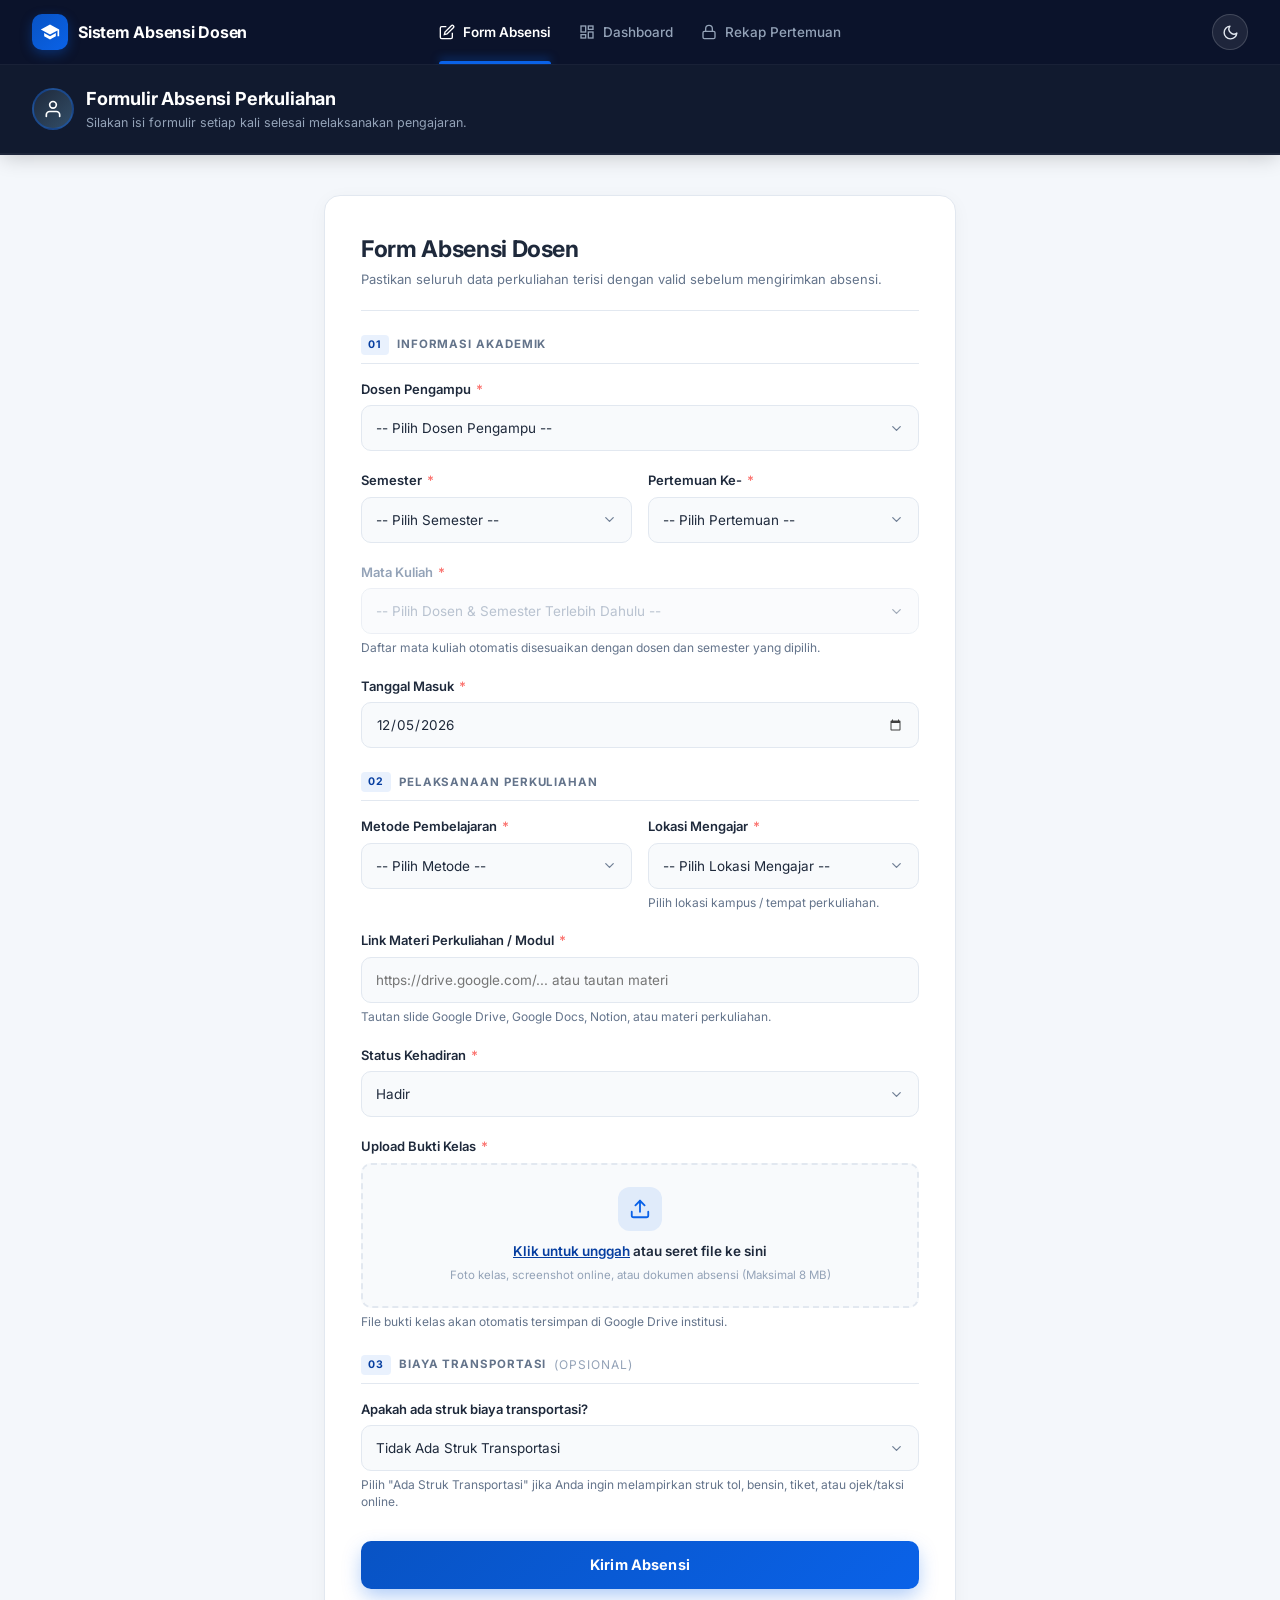
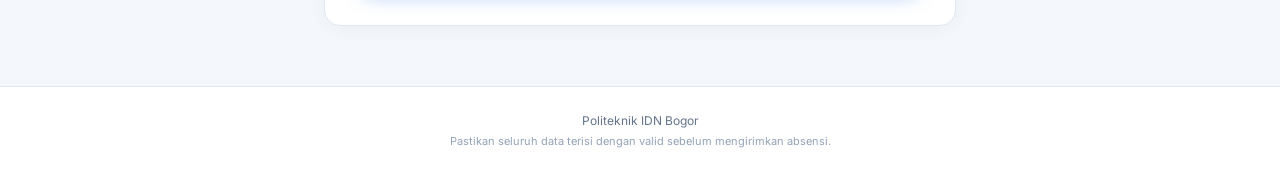
<file: index.html>
<!DOCTYPE html>
<html lang="id">
<head>
  <meta charset="UTF-8">
  <meta name="viewport" content="width=device-width, initial-scale=1.0, viewport-fit=cover">
  <title>Form Absensi Dosen | Politeknik IDN Bogor</title>
  
  <!-- Favicon -->
  <link rel="icon" type="image/svg+xml" href="assets/img/favicon.svg">
  <link rel="icon" type="image/png" sizes="32x32" href="assets/img/favicon-32x32.png">
  <link rel="apple-touch-icon" sizes="180x180" href="assets/img/apple-touch-icon.png">
  <link rel="shortcut icon" href="favicon.ico">

  <!-- Attenad Theme Initialization (FOUC Prevention & Toggle) -->
  <script src="assets/js/theme.js"></script>

  <!-- Font: Inter for a refined modern institutional look -->
  <link rel="preconnect" href="https://fonts.googleapis.com">
  <link rel="preconnect" href="https://fonts.gstatic.com" crossorigin>
  <link href="https://fonts.googleapis.com/css2?family=Inter:wght@400;500;600;700;800&display=swap" rel="stylesheet">
  
  <!-- External Stylesheet (Unified Attenad Design System) -->
  <link rel="stylesheet" href="assets/css/style.css?v=2.13">
</head>
<body>

  <!-- Attenad Modern Institutional Header -->
  <header class="attenad-header">
    <div class="attenad-nav-bar">
      <div class="attenad-nav-inner">
        <!-- Brand Logo -->
        <a href="index.html" class="attenad-brand" title="Sistem Informasi Akademik Politeknik IDN Bogor">
          <div class="brand-icon">
            <svg viewBox="0 0 24 24" fill="currentColor">
              <path d="M12 3L1 9L12 15L21 10.09V17H23V9M5 13.18V17.18L12 21L19 17.18V13.18L12 17L5 13.18Z"/>
            </svg>
          </div>
          <span class="brand-name">Sistem Absensi Dosen</span>
        </a>

        <!-- Center Tabs (Active on Form Absensi) -->
        <nav class="attenad-tabs" aria-label="Navigasi Halaman">
          <a href="index.html" class="tab-link active" aria-current="page">
            <svg viewBox="0 0 24 24" width="16" height="16" fill="none" stroke="currentColor" stroke-width="2">
              <path d="M11 4H4a2 2 0 0 0-2 2v14a2 2 0 0 0 2 2h14a2 2 0 0 0 2-2v-7"></path>
              <path d="M18.5 2.5a2.121 2.121 0 0 1 3 3L12 15l-4 1 1-4 9.5-9.5z"></path>
            </svg>
            <span>Form Absensi</span>
          </a>
          <a href="dashboard.html" class="tab-link">
            <svg viewBox="0 0 24 24" width="16" height="16" fill="none" stroke="currentColor" stroke-width="2">
              <rect x="3" y="3" width="7" height="9"></rect>
              <rect x="14" y="3" width="7" height="5"></rect>
              <rect x="14" y="12" width="7" height="9"></rect>
              <rect x="3" y="16" width="7" height="5"></rect>
            </svg>
            <span>Dashboard</span>
          </a>
          <a href="gaji.html" class="tab-link">
            <svg viewBox="0 0 24 24" width="16" height="16" fill="none" stroke="currentColor" stroke-width="2">
              <rect x="3" y="11" width="18" height="11" rx="2" ry="2"></rect>
              <path d="M7 11V7a5 5 0 0 1 10 0v4"></path>
            </svg>
            <span>Rekap Pertemuan</span>
          </a>
        </nav>

        <!-- Right Utilities (Theme Toggle & Academic Badge) -->
        <div class="attenad-actions">
          <!-- Dark / Light Mode Toggle Button (Icon Only) -->
          <button type="button" id="themeToggle" class="theme-toggle" aria-label="Ganti mode tampilan" title="Beralih ke Mode Gelap">
            <svg class="icon-sun" viewBox="0 0 24 24" fill="none" stroke="currentColor" stroke-width="2" stroke-linecap="round" stroke-linejoin="round">
              <circle cx="12" cy="12" r="5"></circle>
              <line x1="12" y1="1" x2="12" y2="3"></line>
              <line x1="12" y1="21" x2="12" y2="23"></line>
              <line x1="4.22" y1="4.22" x2="5.64" y2="5.64"></line>
              <line x1="18.36" y1="18.36" x2="19.78" y2="19.78"></line>
              <line x1="1" y1="12" x2="3" y2="12"></line>
              <line x1="21" y1="12" x2="23" y2="12"></line>
              <line x1="4.22" y1="19.78" x2="5.64" y2="18.36"></line>
              <line x1="18.36" y1="5.64" x2="19.78" y2="4.22"></line>
            </svg>
            <svg class="icon-moon" viewBox="0 0 24 24" fill="none" stroke="currentColor" stroke-width="2" stroke-linecap="round" stroke-linejoin="round">
              <path d="M21 12.79A9 9 0 1 1 11.21 3 7 7 0 0 0 21 12.79z"></path>
            </svg>
          </button>


        </div>
      </div>
    </div>

    <!-- Sub-header Greeting Banner -->
    <div class="attenad-sub-banner">
      <div class="attenad-sub-inner">
        <div class="user-greeting">
          <div class="avatar-box">
            <svg viewBox="0 0 24 24" fill="none" stroke="currentColor" stroke-width="2" stroke-linecap="round" stroke-linejoin="round">
              <path d="M20 21v-2a4 4 0 0 0-4-4H8a4 4 0 0 0-4 4v2"></path>
              <circle cx="12" cy="7" r="4"></circle>
            </svg>
          </div>
          <div class="greeting-text">
            <div class="greeting-title">Formulir Absensi Perkuliahan</div>
            <p class="greeting-subtitle">Silakan isi formulir setiap kali selesai melaksanakan pengajaran.</p>
          </div>
        </div>


      </div>
    </div>
  </header>

  <!-- Main Form Content -->
  <main class="page-form-wrapper">
    <div class="form-card">
      <div class="form-card-header">
        <h1>Form Absensi Dosen</h1>
        <p>Pastikan seluruh data perkuliahan terisi dengan valid sebelum mengirimkan absensi.</p>
      </div>

      <form id="formAbsensi">
        <!-- Section 1: Informasi Akademik -->
        <div class="form-section-title">
          <span class="section-num">01</span>
          Informasi Akademik
        </div>

        <div class="field">
          <label for="dosen">Dosen Pengampu <span>*</span></label>
          <select id="dosen" required>
            <option value="">Memuat daftar dosen...</option>
          </select>
        </div>

        <div class="row">
          <div class="field">
            <label for="semester">Semester <span>*</span></label>
            <select id="semester" required>
              <option value="">-- Pilih Semester --</option>
            </select>
          </div>
          <div class="field">
            <label for="pertemuan">Pertemuan Ke- <span>*</span></label>
            <select id="pertemuan" required></select>
          </div>
        </div>

        <div class="field is-disabled" id="fieldMatkul">
          <label for="kodeMatkul">Mata Kuliah <span>*</span></label>
          <select id="kodeMatkul" required disabled>
            <option value="">-- Pilih Dosen & Semester Terlebih Dahulu --</option>
          </select>
          <div class="hint">Daftar mata kuliah otomatis disesuaikan dengan dosen dan semester yang dipilih.</div>
        </div>

        <div class="field">
          <label for="tanggal">Tanggal Masuk <span>*</span></label>
          <input type="date" id="tanggal" required>
        </div>

        <!-- Section 2: Pelaksanaan Perkuliahan -->
        <div class="form-section-title">
          <span class="section-num">02</span>
          Pelaksanaan Perkuliahan
        </div>

        <div class="row">
          <div class="field">
            <label for="metode">Metode Pembelajaran <span>*</span></label>
            <select id="metode" required>
              <option value="">-- Pilih Metode --</option>
              <option value="Offline">Offline</option>
              <option value="Online">Online</option>
              <option value="Hybrid">Hybrid</option>
            </select>
          </div>
          <div class="field">
            <label for="lokasi">Lokasi Mengajar <span>*</span></label>
            <select id="lokasi" required>
              <option value="">Memuat daftar lokasi...</option>
            </select>
            <div class="hint">Pilih lokasi kampus / tempat perkuliahan.</div>
          </div>
        </div>

        <div class="field">
          <label for="linkMateri">Link Materi Perkuliahan / Modul <span>*</span></label>
          <input type="url" id="linkMateri" required placeholder="https://drive.google.com/... atau tautan materi">
          <div class="hint">Tautan slide Google Drive, Google Docs, Notion, atau materi perkuliahan.</div>
        </div>

        <div class="field">
          <label for="statusKehadiran">Status Kehadiran <span>*</span></label>
          <select id="statusKehadiran" required>
            <option value="Hadir">Hadir</option>
            <option value="Terlambat">Terlambat</option>
            <option value="Izin">Izin</option>
            <option value="Sakit">Sakit</option>
            <option value="Tidak Hadir">Tidak Hadir</option>
          </select>
        </div>

        <div class="field">
          <label>Upload Bukti Kelas <span>*</span></label>
          <div class="file-upload-card" id="dropzone" tabindex="0" role="button" aria-label="Unggah Bukti Kelas">
            <input type="file" id="fileBukti" accept="image/*,application/pdf" required>
            <div class="file-upload-content">
              <div class="file-upload-icon">
                <svg viewBox="0 0 24 24" fill="none" stroke="currentColor" stroke-width="2" stroke-linecap="round" stroke-linejoin="round">
                  <path d="M21 15v4a2 2 0 0 1-2 2H5a2 2 0 0 1-2-2v-4"></path>
                  <polyline points="17 8 12 3 7 8"></polyline>
                  <line x1="12" y1="3" x2="12" y2="15"></line>
                </svg>
              </div>
              <div class="file-upload-title"><span>Klik untuk unggah</span> atau seret file ke sini</div>
              <div class="file-upload-desc">Foto kelas, screenshot online, atau dokumen absensi (Maksimal 8 MB)</div>
            </div>
          </div>

          <!-- Pratinjau File yang Dipilih -->
          <div class="file-preview-card" id="filePreview">
            <div class="file-preview-left">
              <div class="file-preview-thumb" id="previewThumb">
                <svg viewBox="0 0 24 24" width="22" height="22" fill="none" stroke="currentColor" stroke-width="2">
                  <rect x="3" y="3" width="18" height="18" rx="2" ry="2"></rect>
                  <circle cx="8.5" cy="8.5" r="1.5"></circle>
                  <polyline points="21 15 16 10 5 21"></polyline>
                </svg>
              </div>
              <div class="file-preview-info">
                <div class="file-preview-name" id="previewName">bukti.jpg</div>
                <div class="file-preview-size" id="previewSize">0 KB</div>
              </div>
            </div>
            <button type="button" class="file-preview-remove" id="btnRemoveFile" title="Hapus file" aria-label="Hapus file">
              <svg viewBox="0 0 24 24" fill="none" stroke="currentColor" stroke-width="2">
                <line x1="18" y1="6" x2="6" y2="18"></line>
                <line x1="6" y1="6" x2="18" y2="18"></line>
              </svg>
            </button>
          </div>
          <div class="hint">File bukti kelas akan otomatis tersimpan di Google Drive institusi.</div>
        </div>

        <!-- Section 3: Biaya Transportasi (Opsional) -->
        <div class="form-section-title">
          <span class="section-num">03</span>
          Biaya Transportasi <span style="font-weight: 400; font-size: 12px; color: var(--text-muted);">(Opsional)</span>
        </div>

        <div class="field">
          <label for="adaTransport">Apakah ada struk biaya transportasi?</label>
          <select id="adaTransport">
            <option value="tidak" selected>Tidak Ada Struk Transportasi</option>
            <option value="ya">Ada Struk Transportasi</option>
          </select>
          <div class="hint">Pilih "Ada Struk Transportasi" jika Anda ingin melampirkan struk tol, bensin, tiket, atau ojek/taksi online.</div>
        </div>

        <!-- Area Upload Struk & Nominal (Muncul jika "Ada Struk Transportasi" dipilih) -->
        <div id="wrapUploadTransport" style="display: none;">
          <div class="field">
            <label for="nominalTransport">Jumlah Biaya Transportasi (Rp) <span>*</span></label>
            <input type="number" id="nominalTransport" min="0" step="500" placeholder="Contoh: 50000">
            <div class="hint">Masukkan total biaya transportasi sesuai struk/nota yang diunggah.</div>
          </div>

          <div class="field">
            <label>Upload Bukti Struk Transportasi <span>*</span></label>
            <div class="file-upload-card" id="dropzoneTransport" tabindex="0" role="button" aria-label="Unggah Struk Transportasi">
              <input type="file" id="fileTransport" accept="image/*,application/pdf">
              <div class="file-upload-content">
                <div class="file-upload-icon" style="background: rgba(255, 205, 39, 0.18); color: #b38600;">
                  <svg viewBox="0 0 24 24" fill="none" stroke="currentColor" stroke-width="2" stroke-linecap="round" stroke-linejoin="round">
                    <rect x="2" y="3" width="20" height="14" rx="2" ry="2"></rect>
                    <line x1="8" y1="21" x2="16" y2="21"></line>
                    <line x1="12" y1="17" x2="12" y2="21"></line>
                  </svg>
                </div>
                <div class="file-upload-title"><span>Klik untuk unggah</span> atau seret file struk ke sini</div>
                <div class="file-upload-desc">Foto struk bensin, tol, tiket KRL/travel, atau invoice transportasi online (Maksimal 8 MB)</div>
              </div>
            </div>

            <!-- Pratinjau File Struk yang Dipilih -->
            <div class="file-preview-card" id="previewTransport">
              <div class="file-preview-left">
                <div class="file-preview-thumb" id="thumbTransport">
                  <svg viewBox="0 0 24 24" width="22" height="22" fill="none" stroke="currentColor" stroke-width="2">
                    <rect x="3" y="3" width="18" height="18" rx="2" ry="2"></rect>
                    <circle cx="8.5" cy="8.5" r="1.5"></circle>
                    <polyline points="21 15 16 10 5 21"></polyline>
                  </svg>
                </div>
                <div class="file-preview-info">
                  <div class="file-preview-name" id="nameTransport">struk.jpg</div>
                  <div class="file-preview-size" id="sizeTransport">0 KB</div>
                </div>
              </div>
              <button type="button" class="file-preview-remove" id="btnRemoveTransport" title="Hapus file struk" aria-label="Hapus file struk">
                <svg viewBox="0 0 24 24" fill="none" stroke="currentColor" stroke-width="2">
                  <line x1="18" y1="6" x2="6" y2="18"></line>
                  <line x1="6" y1="6" x2="18" y2="18"></line>
                </svg>
              </button>
            </div>
            <div class="hint">File struk transportasi akan otomatis tersimpan di Google Drive institusi.</div>
          </div>
        </div>

        <button type="submit" id="btnSubmit">Kirim Absensi</button>
        <div id="status" class="status"></div>
      </form>
    </div>
  </main>

  <footer class="footer">
    Politeknik IDN Bogor
    <span>Pastikan seluruh data terisi dengan valid sebelum mengirimkan absensi.</span>
  </footer>

  <script src="assets/js/index.js"></script>
</body>
</html>
</file>
<file: assets/css/style.css>
:root {
  /* Signature Brand Accent (#0a62e8, #fb7470, #ffcd27) */
  --accent: #0a62e8;
  --accent-hover: #0853c4;
  --accent-dark: #063ea0;
  --accent-light: rgba(10, 98, 232, 0.09);
  --accent-glow: rgba(10, 98, 232, 0.35);

  --secondary: #fb7470;
  --secondary-hover: #e8635f;
  --secondary-light: rgba(251, 116, 112, 0.12);

  --tertiary: #ffcd27;
  --tertiary-hover: #f0be1a;
  --tertiary-light: rgba(255, 205, 39, 0.16);

  /* Primary Deep Navy (for buttons & secondary brand elements) */
  --primary: #0F172A;
  --primary-hover: #1E293B;
  --primary-active: #0A0F1D;

  /* Top Navigation & Sub-Banner (Dark by design) */
  --header-bg: #0B132B;        /* Midnight Navy */
  --header-surface: #142042;   /* Search / Pill / Avatar container */
  --header-border: rgba(255, 255, 255, 0.08);
  --header-text: #F8FAFC;
  --header-text-muted: #94A3B8;

  /* Body Canvas & Cards (Light Mode) */
  --bg: #F4F7FB;               /* Soft Cool Gray / Off-White */
  --surface: #FFFFFF;          /* Pure White Card */
  --surface-subtle: #F8FAFC;   /* Input & Table Header Background */
  --surface-hover: #F1F5F9;

  /* Typography */
  --text-primary: #1E293B;     /* Slate 800 - Crisp readability */
  --text-secondary: #64748B;   /* Slate 500 - Subtext */
  --text-muted: #94A3B8;       /* Slate 400 - Placeholders & subtle labels */

  /* Borders & Focus */
  --border: #E2E8F0;
  --border-hover: #CBD5E1;
  --border-focus: #0a62e8;
  --focus-ring: rgba(10, 98, 232, 0.22);

  /* Radii */
  --radius-sm: 6px;
  --radius-md: 10px;
  --radius-lg: 16px;
  --radius-pill: 9999px;

  /* Elevation Shadows */
  --shadow-sm: 0 1px 3px rgba(15, 23, 42, 0.04);
  --shadow-card: 0 4px 20px -2px rgba(15, 23, 42, 0.05);
  --shadow-hover: 0 10px 25px -4px rgba(15, 23, 42, 0.08);

  /* Status Colors */
  --success: #0a62e8;
  --success-bg: rgba(10, 98, 232, 0.09);
  --success-text: #0853c4;
  --warning: #ffcd27;
  --warning-bg: rgba(255, 205, 39, 0.16);
  --warning-text: #996e00;
  --error: #fb7470;
  --error-bg: rgba(251, 116, 112, 0.14);
  --error-text: #cf3732;

  --select-arrow: url("data:image/svg+xml,%3Csvg xmlns='http://www.w3.org/2000/svg' width='16' height='16' viewBox='0 0 24 24' fill='none' stroke='%23718096' stroke-width='2' stroke-linecap='round' stroke-linejoin='round'%3E%3Cpolyline points='6 9 12 15 18 9'%3E%3C/polyline%3E%3C/svg%3E");
  --select-arrow-light: url("data:image/svg+xml,%3Csvg xmlns='http://www.w3.org/2000/svg' width='16' height='16' viewBox='0 0 24 24' fill='none' stroke='%23FFFFFF' stroke-width='2' stroke-linecap='round' stroke-linejoin='round'%3E%3Cpolyline points='6 9 12 15 18 9'%3E%3C/polyline%3E%3C/svg%3E");
}

[data-theme="dark"] {
  /* Dark Mode Body Canvas & Cards */
  --bg: #070D18;               /* Deep Obsidian Blue */
  --surface: #0F1A30;          /* Rich Slate Surface */
  --surface-subtle: #152340;
  --surface-hover: #1C2D52;

  --header-bg: #050912;
  --header-surface: #0F1A30;
  --header-border: rgba(255, 255, 255, 0.06);

  --text-primary: #F8FAFC;
  --text-secondary: #94A3B8;
  --text-muted: #64748B;

  --border: #1C2B4B;
  --border-hover: #293E6B;
  --border-focus: #0a62e8;
  --focus-ring: rgba(10, 98, 232, 0.3);

  --shadow-sm: 0 1px 3px rgba(0, 0, 0, 0.3);
  --shadow-card: 0 8px 24px -4px rgba(0, 0, 0, 0.4);
  --shadow-hover: 0 12px 30px -4px rgba(0, 0, 0, 0.5);

  --success-bg: rgba(10, 98, 232, 0.18);
  --success-text: #539df8;
  --warning-bg: rgba(255, 205, 39, 0.18);
  --warning-text: #ffcd27;
  --error-bg: rgba(251, 116, 112, 0.2);
  --error-text: #fb7470;

  --select-arrow: url("data:image/svg+xml,%3Csvg xmlns='http://www.w3.org/2000/svg' width='16' height='16' viewBox='0 0 24 24' fill='none' stroke='%2394A3B8' stroke-width='2' stroke-linecap='round' stroke-linejoin='round'%3E%3Cpolyline points='6 9 12 15 18 9'%3E%3C/polyline%3E%3C/svg%3E");
}

/* ==========================================================================
   2. BASE & RESET STYLES
   ========================================================================== */
*, *::before, *::after {
  box-sizing: border-box;
  margin: 0;
  padding: 0;
}

html, body {
  overflow-x: hidden;
  max-width: 100%;
}

body {
  font-family: "Inter", Roboto, sans-serif;
  background-color: var(--bg);
  color: var(--text-primary);
  min-height: 100vh;
  min-height: 100dvh;
  display: flex;
  flex-direction: column;
  line-height: 1.5;
  -webkit-font-smoothing: antialiased;
  -moz-osx-font-smoothing: grayscale;
  transition: background-color 0.25s ease, color 0.25s ease;
}

/* ==========================================================================
   3. ATTENAD HEADER & NAVIGATION (SHARED ACROSS BOTH PAGES)
   ========================================================================== */
.attenad-header {
  background-color: var(--header-bg);
  border-bottom: 1px solid var(--header-border);
  color: var(--header-text);
  width: 100%;
  position: sticky;
  top: 0;
  z-index: 100;
  box-shadow: 0 4px 20px -2px rgba(0, 0, 0, 0.2);
  transition: background-color 0.25s ease, border-color 0.25s ease;
}

/* Top Navbar Bar (Brand, Tabs, Actions) */
.attenad-nav-bar {
  border-bottom: 1px solid rgba(255, 255, 255, 0.06);
}

.attenad-nav-inner {
  max-width: 1280px;
  margin: 0 auto;
  padding: 0 clamp(16px, 3.5vw, 32px);
  height: 64px;
  display: grid;
  grid-template-columns: 1fr auto 1fr;
  align-items: center;
  gap: 16px;
}

/* Brand Logo (Green Rounded Icon + Academic Cap) */
.attenad-brand {
  display: flex;
  align-items: center;
  gap: 10px;
  text-decoration: none;
  color: #FFFFFF;
  flex-shrink: 0;
  justify-self: start;
}

.brand-icon {
  width: 36px;
  height: 36px;
  border-radius: 10px;
  background: linear-gradient(135deg, var(--accent-hover) 0%, var(--accent) 100%);
  display: flex;
  align-items: center;
  justify-content: center;
  color: #FFFFFF;
  box-shadow: 0 4px 12px rgba(10, 98, 232, 0.35);
}

.brand-icon svg {
  width: 20px;
  height: 20px;
}

.brand-name {
  font-size: 16px;
  font-weight: 700;
  letter-spacing: -0.015em;
  color: #FFFFFF;
  white-space: nowrap;
}

.brand-tag {
  font-size: 11px;
  font-weight: 600;
  color: var(--accent);
  background: rgba(10, 98, 232, 0.12);
  padding: 2px 7px;
  border-radius: 12px;
  margin-left: 2px;
}

/* Center Navigation Tabs (Attenad Style - Exactly Dead Center) */
.attenad-tabs {
  display: flex;
  align-items: center;
  justify-content: center;
  gap: clamp(12px, 2.5vw, 28px);
  height: 100%;
  justify-self: center;
}

.tab-link {
  display: inline-flex;
  align-items: center;
  gap: 8px;
  height: 64px;
  color: var(--header-text-muted);
  text-decoration: none;
  font-size: 13.5px;
  font-weight: 500;
  position: relative;
  transition: color 0.15s ease;
  white-space: nowrap;
}

.tab-link:hover {
  color: #FFFFFF;
}

.tab-link.active {
  color: #FFFFFF;
  font-weight: 600;
}

/* Blue Active Indicator Underline */
.tab-link.active::after {
  content: "";
  position: absolute;
  bottom: 0;
  left: 0;
  right: 0;
  height: 3px;
  background: var(--accent);
  border-radius: 3px 3px 0 0;
  box-shadow: 0 -2px 8px rgba(10, 98, 232, 0.6);
}

/* Right Header Actions (Theme Toggle & Academic Badge) */
.attenad-actions {
  display: flex;
  align-items: center;
  justify-content: flex-end;
  gap: 10px;
  flex-shrink: 0;
  justify-self: end;
}

/* Theme Toggle Button (Icon-Only, Clean Minimalist Circle) */
.theme-toggle {
  display: inline-flex;
  align-items: center;
  justify-content: center;
  width: 36px;
  height: 36px;
  padding: 0;
  border-radius: 50%;
  background: rgba(255, 255, 255, 0.08);
  border: 1px solid rgba(255, 255, 255, 0.16);
  color: #E2E8F0;
  cursor: pointer;
  flex-shrink: 0;
  transition: background-color 0.15s ease, border-color 0.15s ease, color 0.15s ease, transform 0.15s cubic-bezier(0.4, 0, 0.2, 1);
  -webkit-appearance: none;
  user-select: none;
}

.theme-toggle:hover {
  background: rgba(255, 255, 255, 0.18);
  border-color: rgba(255, 255, 255, 0.32);
  color: #FFFFFF;
  transform: scale(1.05);
}

.theme-toggle:active {
  transform: scale(0.94);
}

.theme-toggle svg {
  width: 17px;
  height: 17px;
  flex-shrink: 0;
  transition: transform 0.25s cubic-bezier(0.4, 0, 0.2, 1);
}

.theme-toggle:hover svg {
  transform: rotate(15deg);
}

.icon-sun {
  display: none;
}

.icon-moon {
  display: block;
}

[data-theme="dark"] .icon-sun {
  display: block;
}

[data-theme="dark"] .icon-moon {
  display: none;
}

/* Academic Portal Badge */
.portal-badge {
  display: inline-flex;
  align-items: center;
  gap: 7px;
  background: rgba(10, 98, 232, 0.12);
  border: 1px solid rgba(10, 98, 232, 0.28);
  color: var(--accent);
  padding: 6px 13px;
  border-radius: var(--radius-pill);
  font-size: 11.5px;
  font-weight: 600;
  letter-spacing: 0.02em;
  white-space: nowrap;
}

.portal-dot {
  width: 7px;
  height: 7px;
  border-radius: 50%;
  background: var(--accent);
  box-shadow: 0 0 8px var(--accent);
  animation: pulseDot 2s infinite ease-in-out;
}

@keyframes pulseDot {
  0%, 100% { opacity: 1; transform: scale(1); }
  50% { opacity: 0.5; transform: scale(0.85); }
}

/* ==========================================================================
   4. ATTENAD SUB-BANNER (GREETING & FILTER BAR)
   ========================================================================== */
.attenad-sub-banner {
  background: rgba(19, 29, 49, 0.85);
  backdrop-filter: blur(8px);
  padding: clamp(14px, 2.5vw, 20px) 0;
  border-bottom: 1px solid rgba(255, 255, 255, 0.05);
}

.attenad-sub-inner {
  max-width: 1280px;
  margin: 0 auto;
  padding: 0 clamp(16px, 3.5vw, 32px);
  display: flex;
  align-items: center;
  justify-content: space-between;
  flex-wrap: wrap;
  gap: 16px;
}

/* Greeting Section */
.user-greeting {
  display: flex;
  align-items: center;
  gap: 12px;
}

.avatar-box {
  width: 42px;
  height: 42px;
  border-radius: 50%;
  background: linear-gradient(135deg, #1E293B 0%, #334E68 100%);
  border: 2px solid rgba(10, 98, 232, 0.4);
  display: flex;
  align-items: center;
  justify-content: center;
  color: #FFFFFF;
  flex-shrink: 0;
}

.avatar-box svg {
  width: 20px;
  height: 20px;
}

.greeting-text {
  display: flex;
  flex-direction: column;
}

.greeting-title {
  font-size: clamp(16px, 2.5vw, 18px);
  font-weight: 700;
  color: #FFFFFF;
  display: flex;
  align-items: center;
  gap: 6px;
  letter-spacing: -0.01em;
}

.greeting-title .wave {
  display: inline-block;
  transform-origin: 70% 70%;
}

.greeting-subtitle {
  font-size: 12.5px;
  color: var(--header-text-muted);
  margin-top: 2px;
}

/* Sub-Controls (Filter Dropdown & Period Pill) */
.sub-controls {
  display: flex;
  align-items: center;
  gap: 10px;
  flex-wrap: wrap;
}

/* Professional Lecturer Filter Pill (Self-contained, bulletproof) */
.filter-dropdown-wrap,
.filter-pill-wrap {
  position: relative;
  display: inline-flex;
  align-items: center;
  height: 38px;
  box-sizing: border-box;
}

.filter-dropdown-wrap .pill-icon,
.filter-pill-wrap .pill-icon {
  position: absolute;
  left: 13px;
  top: 50%;
  transform: translateY(-50%);
  width: 15px !important;
  height: 15px !important;
  max-width: 15px !important;
  max-height: 15px !important;
  color: var(--accent);
  pointer-events: none;
  z-index: 2;
  transition: color 0.15s ease;
}

#filterDosen,
.filter-dropdown-select,
.attenad-select {
  height: 38px !important;
  padding: 0 32px 0 34px !important;
  background-color: rgba(255, 255, 255, 0.08) !important;
  background-image: url("data:image/svg+xml,%3Csvg xmlns='http://www.w3.org/2000/svg' width='14' height='14' viewBox='0 0 24 24' fill='none' stroke='%23CBD5E1' stroke-width='2.5' stroke-linecap='round' stroke-linejoin='round'%3E%3Cpolyline points='6 9 12 15 18 9'%3E%3C/polyline%3E%3C/svg%3E") !important;
  background-repeat: no-repeat !important;
  background-position: right 12px center !important;
  background-size: 13px !important;
  border: 1px solid rgba(255, 255, 255, 0.16) !important;
  border-radius: var(--radius-pill) !important;
  color: #FFFFFF !important;
  font-size: 13px !important;
  font-weight: 600 !important;
  font-family: inherit !important;
  outline: none !important;
  cursor: pointer !important;
  text-overflow: ellipsis;
  white-space: nowrap;
  -webkit-appearance: none !important;
  -moz-appearance: none !important;
  appearance: none !important;
  box-shadow: 0 2px 6px rgba(0, 0, 0, 0.12);
  box-sizing: border-box;
  transition: background-color 0.15s ease, border-color 0.15s ease, box-shadow 0.15s ease, color 0.15s ease, width 0.2s ease;
}

/* Ukuran Desktop Proporsional per Dropdown */
#filterDosen {
  width: 156px;
  min-width: 156px;
  max-width: 156px;
}

.filter-dropdown-wrap.has-filter #filterDosen {
  width: auto;
  min-width: 180px;
  max-width: 270px;
}

#filterSemester {
  min-width: 175px !important;
  max-width: 195px !important;
}

#filterMetode {
  min-width: 148px !important;
  max-width: 165px !important;
}

#filterBulan {
  min-width: 165px !important;
  max-width: 185px !important;
}

#filterStatus {
  min-width: 225px !important;
  max-width: 290px !important;
}

#filterDosen:hover,
.filter-dropdown-select:hover,
.attenad-select:hover {
  background-color: rgba(255, 255, 255, 0.13) !important;
  border-color: rgba(255, 255, 255, 0.28) !important;
}

#filterDosen:focus,
.filter-dropdown-select:focus,
.attenad-select:focus {
  border-color: var(--accent) !important;
  background-color: rgba(255, 255, 255, 0.15) !important;
  box-shadow: 0 0 0 3px rgba(10, 98, 232, 0.22) !important;
}

.filter-dropdown-wrap:focus-within .pill-icon,
.filter-pill-wrap:focus-within .pill-icon {
  color: #FFFFFF;
}

/* Active filter state - when a specific lecturer is selected */
.filter-dropdown-wrap.has-filter #filterDosen,
.filter-dropdown-wrap.has-filter .filter-dropdown-select,
.filter-pill-wrap.has-filter .attenad-select {
  background-color: rgba(10, 98, 232, 0.15) !important;
  border-color: var(--accent) !important;
  color: #FFFFFF !important;
  box-shadow: 0 0 12px rgba(10, 98, 232, 0.25) !important;
}

/* Native Option List Styling */
#filterDosen option,
.filter-dropdown-select option,
.attenad-select option {
  background-color: #0F172A !important;
  color: #F8FAFC !important;
  padding: 10px 14px;
  font-size: 13px;
  font-weight: 500;
}

/* Period / Semester Pill (Same height & pill radius for perfect symmetry) */
.period-pill {
  display: inline-flex;
  align-items: center;
  gap: 7px;
  height: 38px;
  background: rgba(255, 255, 255, 0.06);
  border: 1px solid rgba(255, 255, 255, 0.12);
  border-radius: var(--radius-pill);
  padding: 0 16px;
  color: #CBD5E1;
  font-size: 12.5px;
  font-weight: 500;
  white-space: nowrap;
  box-sizing: border-box;
}

.period-pill svg {
  width: 14px;
  height: 14px;
  color: var(--accent);
  flex-shrink: 0;
}

/* ==========================================================================
   5. ATTENAD KPI METRIC CARDS (DASHBOARD)
   ========================================================================== */
.container {
  width: 100%;
  max-width: 1280px;
  margin: 0 auto;
  padding: clamp(20px, 3.5vw, 32px) clamp(16px, 3.5vw, 32px) 60px;
  flex: 1;
}

.kpi {
  display: grid;
  grid-template-columns: repeat(auto-fit, minmax(230px, 1fr));
  gap: clamp(14px, 2.5vw, 20px);
  margin-bottom: clamp(20px, 3vw, 28px);
}

.kpi-card {
  background: var(--surface);
  border: 1px solid var(--border);
  border-radius: var(--radius-lg);
  padding: clamp(18px, 2.5vw, 24px);
  box-shadow: var(--shadow-card);
  position: relative;
  overflow: hidden;
  transition: transform 0.18s ease, box-shadow 0.18s ease, background-color 0.25s ease, border-color 0.25s ease;
}

.kpi-card:hover {
  transform: translateY(-2px);
  box-shadow: var(--shadow-hover);
}

.kpi-top {
  display: flex;
  align-items: center;
  justify-content: space-between;
  margin-bottom: 14px;
}

/* Icon Box inside KPI Card */
.kpi-icon-box {
  width: 42px;
  height: 42px;
  border-radius: 12px;
  display: flex;
  align-items: center;
  justify-content: center;
  flex-shrink: 0;
}

.kpi-icon-box svg {
  width: 20px;
  height: 20px;
}

.icon-blue {
  background: rgba(10, 98, 232, 0.12);
  color: #0a62e8;
}

.icon-amber {
  background: rgba(255, 205, 39, 0.18);
  color: #b38600;
}

.icon-purple {
  background: rgba(251, 116, 112, 0.14);
  color: #fb7470;
}

.icon-white {
  background: rgba(255, 255, 255, 0.22);
  color: #FFFFFF;
}

/* KPI Value & Label */
.kpi-card .value {
  font-size: clamp(28px, 4vw, 36px);
  font-weight: 700;
  letter-spacing: -0.025em;
  color: var(--text-primary);
  line-height: 1.1;
  margin-bottom: 6px;
}

.kpi-card .label {
  font-size: 11px;
  font-weight: 700;
  text-transform: uppercase;
  letter-spacing: 0.07em;
  color: var(--text-muted);
}

/* ==========================================================================
   THE SIGNATURE ATTENAD HIGHLIGHT CARD (PRESENT TODAY / TINGKAT KEHADIRAN)
   ========================================================================== */
.kpi-card-highlight {
  background: linear-gradient(135deg, var(--accent-hover) 0%, var(--accent) 100%) !important;
  border-color: transparent !important;
  color: #FFFFFF !important;
  box-shadow: 0 12px 28px -4px var(--accent-glow) !important;
}

.kpi-card-highlight .value {
  color: #FFFFFF !important;
}

.kpi-card-highlight .label {
  color: rgba(255, 255, 255, 0.9) !important;
}

/* ==========================================================================
   6. ATTENAD CHARTS & PANELS (DASHBOARD)
   ========================================================================== */
.charts {
  display: grid;
  grid-template-columns: 1fr 1fr;
  gap: clamp(16px, 2.5vw, 24px);
  margin-bottom: clamp(20px, 3vw, 28px);
}

.panel {
  background: var(--surface);
  border: 1px solid var(--border);
  border-radius: var(--radius-lg);
  padding: clamp(18px, 2.5vw, 24px);
  box-shadow: var(--shadow-card);
  margin-bottom: clamp(24px, 3.5vw, 32px);
  transition: background-color 0.25s ease, border-color 0.25s ease, box-shadow 0.25s ease;
}

.panel-header {
  display: flex;
  align-items: center;
  justify-content: space-between;
  margin-bottom: 18px;
}

.panel h2 {
  font-size: clamp(15px, 2vw, 17px);
  font-weight: 700;
  color: var(--text-primary);
  letter-spacing: -0.015em;
  margin: 0;
}

.chart-container {
  position: relative;
  height: clamp(260px, 32vw, 320px);
  width: 100%;
}

/* History Table Section */
.table-wrap {
  overflow-x: auto;
  -webkit-overflow-scrolling: touch;
  border: 1px solid var(--border);
  border-radius: var(--radius-md);
  background: var(--surface);
}

table {
  width: 100%;
  border-collapse: collapse;
  font-size: 13px;
  text-align: left;
  white-space: nowrap;
}

th {
  background-color: var(--surface-subtle);
  color: var(--text-secondary);
  font-weight: 700;
  font-size: 11px;
  text-transform: uppercase;
  letter-spacing: 0.06em;
  padding: 12px 16px;
  border-bottom: 1px solid var(--border);
}

td {
  padding: 13px 16px;
  border-bottom: 1px solid var(--border);
  color: var(--text-primary);
  transition: background-color 0.12s ease;
}

tbody tr:last-child td {
  border-bottom: none;
}

tbody tr:hover td {
  background-color: var(--surface-hover);
}

/* Status Badges */
.badge {
  display: inline-flex;
  align-items: center;
  gap: 5px;
  padding: 4px 10px;
  border-radius: var(--radius-pill);
  font-size: 11.5px;
  font-weight: 600;
  line-height: 1;
}

.badge.ok {
  background-color: var(--success-bg);
  color: var(--success-text);
  border: 1px solid rgba(10, 98, 232, 0.3);
}

.badge.warn {
  background-color: var(--warning-bg);
  color: var(--warning-text);
  border: 1px solid rgba(255, 205, 39, 0.4);
}

.badge.err {
  background-color: var(--error-bg);
  color: var(--error-text);
  border: 1px solid rgba(251, 116, 112, 0.35);
}

.badge.semester {
  background-color: rgba(10, 98, 232, 0.08);
  color: #0a62e8;
  border: 1px solid rgba(10, 98, 232, 0.25);
}

[data-theme="dark"] .badge.semester {
  background-color: rgba(10, 98, 232, 0.16);
  color: #539df8;
  border-color: rgba(10, 98, 232, 0.3);
}

.badge.metode-offline {
  background-color: rgba(10, 98, 232, 0.1);
  color: #0a62e8;
  border: 1px solid rgba(10, 98, 232, 0.25);
}

[data-theme="dark"] .badge.metode-offline {
  background-color: rgba(10, 98, 232, 0.18);
  color: #539df8;
  border-color: rgba(10, 98, 232, 0.35);
}

.badge.metode-online {
  background-color: rgba(251, 116, 112, 0.12);
  color: #df4440;
  border: 1px solid rgba(251, 116, 112, 0.3);
}

[data-theme="dark"] .badge.metode-online {
  background-color: rgba(251, 116, 112, 0.2);
  color: #fb7470;
  border-color: rgba(251, 116, 112, 0.35);
}

.badge.metode-hybrid {
  background-color: rgba(255, 205, 39, 0.16);
  color: #a87900;
  border: 1px solid rgba(255, 205, 39, 0.35);
}

[data-theme="dark"] .badge.metode-hybrid {
  background-color: rgba(255, 205, 39, 0.2);
  color: #ffcd27;
  border-color: rgba(255, 205, 39, 0.4);
}

.matkul-cell {
  display: flex;
  flex-direction: column;
}

.sub-kode {
  font-size: 11px;
  color: var(--text-muted);
  font-weight: 500;
  margin-top: 2px;
  letter-spacing: 0.02em;
}

.link-materi-btn {
  display: inline-flex;
  align-items: center;
  gap: 5px;
  padding: 4px 10px;
  border-radius: var(--radius-sm);
  background-color: var(--surface-subtle);
  border: 1px solid var(--border);
  color: var(--text-primary);
  font-size: 12px;
  font-weight: 600;
  text-decoration: none;
  transition: all 0.15s ease;
}

.link-materi-btn:hover {
  background-color: var(--accent-light);
  border-color: var(--accent);
  color: var(--accent-dark);
}

[data-theme="dark"] .link-materi-btn:hover {
  background-color: rgba(10, 98, 232, 0.18);
  color: var(--accent);
}

.link-materi-btn svg {
  flex-shrink: 0;
}

/* Loading Message / Spinner */
.pesan {
  text-align: center;
  padding: 60px 20px;
  color: var(--text-secondary);
  font-size: 14px;
}

.pesan-spinner {
  display: inline-block;
  width: 32px;
  height: 32px;
  border: 3px solid var(--border);
  border-top-color: var(--accent);
  border-radius: 50%;
  animation: attenadSpin 0.8s linear infinite;
  margin-bottom: 12px;
}

@keyframes attenadSpin {
  to { transform: rotate(360deg); }
}

/* ==========================================================================
   7. FORM ABSENSI DOSEN (index.html) - ATTENAD CARD STYLE
   ========================================================================== */
.page-form-wrapper {
  max-width: 680px;
  width: 100%;
  margin: 0 auto;
  padding: clamp(24px, 4vw, 40px) clamp(16px, 3.5vw, 24px) 60px;
  flex: 1;
}

.form-card {
  background: var(--surface);
  border: 1px solid var(--border);
  border-radius: var(--radius-lg);
  padding: clamp(24px, 4.5vw, 36px);
  box-shadow: var(--shadow-card);
  transition: background-color 0.25s ease, border-color 0.25s ease, box-shadow 0.25s ease;
}

.form-card-header {
  border-bottom: 1px solid var(--border);
  padding-bottom: 20px;
  margin-bottom: 24px;
}

.form-card-header h1 {
  font-size: clamp(20px, 3.5vw, 23px);
  font-weight: 700;
  letter-spacing: -0.015em;
  color: var(--text-primary);
  margin-bottom: 4px;
}

.form-card-header p {
  font-size: 13px;
  color: var(--text-secondary);
}

.form-section-title {
  font-size: 11.5px;
  font-weight: 700;
  text-transform: uppercase;
  letter-spacing: 0.08em;
  color: var(--text-secondary);
  margin: 24px 0 16px;
  padding-bottom: 8px;
  border-bottom: 1px solid var(--border);
  display: flex;
  align-items: center;
  gap: 8px;
}

.form-section-title:first-of-type {
  margin-top: 0;
}

.section-num {
  display: inline-flex;
  align-items: center;
  justify-content: center;
  background: var(--accent-light);
  color: var(--accent-dark);
  font-size: 10.5px;
  font-weight: 700;
  padding: 2px 7px;
  border-radius: 4px;
}

[data-theme="dark"] .section-num {
  background: rgba(10, 98, 232, 0.2);
  color: var(--accent);
}

.field {
  margin-bottom: clamp(16px, 2.5vw, 20px);
}

label {
  display: block;
  font-size: 13px;
  font-weight: 600;
  color: var(--text-primary);
  margin-bottom: 6px;
}

label span {
  color: var(--error);
  font-weight: 600;
  margin-left: 2px;
}

.form-card input,
.form-card select,
.form-card textarea,
#formAbsensi input,
#formAbsensi select,
#formAbsensi textarea {
  width: 100%;
  height: 46px;
  padding: 10px 14px;
  border-radius: var(--radius-md);
  border: 1.5px solid var(--border);
  font-size: 13.5px;
  font-family: inherit;
  color: var(--text-primary);
  background-color: var(--surface-subtle);
  outline: none;
  box-sizing: border-box;
  transition: border-color 0.15s ease, box-shadow 0.15s ease, background-color 0.25s ease;
}

.form-card input:hover,
.form-card select:hover,
.form-card textarea:hover,
#formAbsensi input:hover,
#formAbsensi select:hover,
#formAbsensi textarea:hover {
  border-color: var(--border-hover);
}

.form-card input:focus,
.form-card select:focus,
.form-card textarea:focus,
#formAbsensi input:focus,
#formAbsensi select:focus,
#formAbsensi textarea:focus {
  border-color: var(--border-focus);
  box-shadow: 0 0 0 3px var(--focus-ring);
  background-color: var(--surface);
}

.form-card select,
#formAbsensi select {
  padding-right: 36px;
  background-image: var(--select-arrow);
  background-repeat: no-repeat;
  background-position: right 14px center;
  background-size: 15px;
  -webkit-appearance: none;
  -moz-appearance: none;
  appearance: none;
  cursor: pointer;
}

/* ==========================================================================
   DISABLED FORM CONTROLS & FORBIDDEN CURSOR UX (🚫)
   ========================================================================== */
.form-card input:disabled,
.form-card select:disabled,
.form-card textarea:disabled,
#formAbsensi input:disabled,
#formAbsensi select:disabled,
#formAbsensi textarea:disabled,
input:disabled,
select:disabled,
textarea:disabled {
  cursor: not-allowed !important;
  pointer-events: auto !important; /* Forces browser to display forbidden/blocked cursor */
  background-color: var(--surface-subtle) !important;
  color: var(--text-muted) !important;
  border-color: var(--border) !important;
  opacity: 0.65;
  user-select: none;
}

.form-card select:disabled:hover,
.form-card input:disabled:hover,
#formAbsensi select:disabled:hover,
#formAbsensi input:disabled:hover,
select:disabled:hover,
input:disabled:hover {
  cursor: not-allowed !important;
  border-color: var(--border) !important;
  box-shadow: none !important;
}

/* Container disabled state */
.field.is-disabled,
.field.is-disabled *,
.field:has(select:disabled),
.field:has(select:disabled) *,
.field:has(input:disabled),
.field:has(input:disabled) * {
  cursor: not-allowed !important;
}

.field.is-disabled label,
.field:has(select:disabled) label {
  cursor: not-allowed !important;
  color: var(--text-muted);
}

.field.is-disabled .hint,
.field:has(select:disabled) .hint {
  cursor: not-allowed !important;
}

textarea {
  height: auto;
  min-height: 94px;
  resize: vertical;
  line-height: 1.5;
  padding-top: 12px;
}

.row {
  display: grid;
  grid-template-columns: 1fr 1fr;
  gap: 16px;
}

.hint {
  font-size: 12px;
  color: var(--text-secondary);
  margin-top: 6px;
  line-height: 1.4;
}

/* Submit Button - Signature Mint Gradient */
button[type="submit"] {
  display: inline-flex;
  align-items: center;
  justify-content: center;
  width: 100%;
  height: 48px;
  padding: 0 24px;
  background: linear-gradient(135deg, var(--accent-hover) 0%, var(--accent) 100%);
  color: #FFFFFF;
  border: none;
  border-radius: var(--radius-md);
  font-size: 14.5px;
  font-weight: 700;
  font-family: inherit;
  letter-spacing: 0.01em;
  cursor: pointer;
  margin-top: 10px;
  box-shadow: 0 8px 20px -2px var(--accent-glow);
  transition: transform 0.1s ease, box-shadow 0.15s ease, opacity 0.15s ease;
}

button[type="submit"]:hover:not(:disabled) {
  transform: translateY(-1px);
  box-shadow: 0 10px 24px -2px rgba(10, 98, 232, 0.45);
}

button[type="submit"]:active:not(:disabled) {
  transform: translateY(0);
}

button[type="submit"]:disabled {
  background: #94A3B8;
  box-shadow: none;
  cursor: not-allowed;
  opacity: 0.8;
}

button[type="submit"]:disabled::before {
  content: "";
  display: inline-block;
  width: 14px;
  height: 14px;
  margin-right: 9px;
  border: 2px solid rgba(255, 255, 255, 0.35);
  border-top-color: #FFFFFF;
  border-radius: 50%;
  animation: attenadSpin 0.7s linear infinite;
}

/* File Upload Area & Dropzone */
.file-upload-card {
  position: relative;
  border: 2px dashed var(--border);
  border-radius: var(--radius-md);
  padding: 22px 18px;
  text-align: center;
  background-color: var(--surface-subtle);
  cursor: pointer;
  transition: all 0.2s ease;
  outline: none;
}

.file-upload-card:hover,
.file-upload-card.drag-over {
  border-color: var(--accent);
  background-color: var(--accent-light);
}

[data-theme="dark"] .file-upload-card:hover,
[data-theme="dark"] .file-upload-card.drag-over {
  background-color: rgba(10, 98, 232, 0.08);
}

.file-upload-card input[type="file"] {
  position: absolute;
  inset: 0;
  width: 100%;
  height: 100%;
  opacity: 0;
  cursor: pointer;
  z-index: 5;
}

.file-upload-content {
  display: flex;
  flex-direction: column;
  align-items: center;
  gap: 6px;
  pointer-events: none;
}

.file-upload-icon {
  width: 44px;
  height: 44px;
  border-radius: 12px;
  background: rgba(10, 98, 232, 0.1);
  color: var(--accent);
  display: flex;
  align-items: center;
  justify-content: center;
  margin-bottom: 4px;
}

[data-theme="dark"] .file-upload-icon {
  background: rgba(10, 98, 232, 0.2);
  color: var(--accent);
}

.file-upload-icon svg {
  width: 22px;
  height: 22px;
}

.file-upload-title {
  font-size: 13.5px;
  font-weight: 600;
  color: var(--text-primary);
}

.file-upload-title span {
  color: var(--accent-dark);
  text-decoration: underline;
}

[data-theme="dark"] .file-upload-title span {
  color: var(--accent);
}

.file-upload-desc {
  font-size: 11.5px;
  color: var(--text-muted);
}

/* File Selected Preview State */
.file-preview-card {
  display: none;
  align-items: center;
  justify-content: space-between;
  padding: 12px 14px;
  background-color: var(--surface);
  border: 1.5px solid var(--border);
  border-radius: var(--radius-md);
  margin-top: 10px;
  transition: all 0.2s ease;
}

.file-preview-card.active {
  display: flex;
}

.file-preview-left {
  display: flex;
  align-items: center;
  gap: 12px;
  overflow: hidden;
}

.file-preview-thumb {
  width: 44px;
  height: 44px;
  border-radius: 8px;
  border: 1px solid var(--border);
  flex-shrink: 0;
  background-color: var(--surface-subtle);
  display: flex;
  align-items: center;
  justify-content: center;
  color: var(--accent);
  overflow: hidden;
}

.file-preview-thumb img {
  width: 100%;
  height: 100%;
  object-fit: cover;
}

.file-preview-info {
  display: flex;
  flex-direction: column;
  overflow: hidden;
}

.file-preview-name {
  font-size: 13px;
  font-weight: 600;
  color: var(--text-primary);
  white-space: nowrap;
  overflow: hidden;
  text-overflow: ellipsis;
  max-width: 240px;
}

.file-preview-size {
  font-size: 11px;
  color: var(--text-muted);
  margin-top: 2px;
}

.file-preview-remove {
  background: transparent;
  border: none;
  color: var(--text-muted);
  cursor: pointer;
  padding: 6px;
  border-radius: 6px;
  display: flex;
  align-items: center;
  justify-content: center;
  transition: all 0.15s ease;
  flex-shrink: 0;
}

.file-preview-remove:hover {
  background-color: var(--error-bg);
  color: var(--error);
}

.file-preview-remove svg {
  width: 18px;
  height: 18px;
}

/* Status Notifications */
.status {
  margin-top: 16px;
  padding: 12px 16px;
  border-radius: var(--radius-md);
  font-size: 13.5px;
  font-weight: 500;
  display: none;
  line-height: 1.45;
}

.status.ok {
  display: block;
  background-color: var(--success-bg);
  border: 1px solid rgba(10, 98, 232, 0.35);
  color: var(--success-text);
}

.status.err {
  display: block;
  background-color: var(--error-bg);
  border: 1px solid rgba(251, 116, 112, 0.4);
  color: var(--error-text);
}

/* ==========================================================================
   8. FOOTER
   ========================================================================== */
.footer {
  text-align: center;
  font-size: 12px;
  color: var(--text-secondary);
  line-height: 1.6;
  padding: 24px 16px 40px;
  margin-top: auto;
  border-top: 1px solid var(--border);
  background-color: var(--surface);
  transition: background-color 0.25s ease, border-color 0.25s ease, color 0.25s ease;
}

.footer span {
  display: block;
  color: var(--text-muted);
  font-size: 11px;
  margin-top: 3px;
}

/* ==========================================================================
   9. RESPONSIVE BREAKDOWN (MOBILE, TABLET, DESKTOP)
   ========================================================================== */
@media (max-width: 960px) {
  .charts {
    grid-template-columns: 1fr;
  }
}

/* Direct Verification Action Buttons */
.btn-verif-action {
  display: inline-flex;
  align-items: center;
  gap: 5px;
  padding: 4px 10px;
  border-radius: var(--radius-sm);
  background: var(--accent);
  color: #FFFFFF;
  font-size: 11.5px;
  font-weight: 700;
  border: none;
  cursor: pointer;
  transition: all 0.15s ease;
  white-space: nowrap;
}

.btn-verif-action:hover {
  background: var(--accent-hover);
  transform: translateY(-1px);
}

.btn-verif-action:disabled {
  opacity: 0.65;
  cursor: wait;
}

.badge-verif-btn {
  display: inline-flex;
  align-items: center;
  gap: 4px;
  padding: 4px 10px;
  border-radius: var(--radius-pill);
  font-size: 11.5px;
  font-weight: 600;
  line-height: 1;
  background-color: var(--success-bg);
  color: var(--success-text);
  border: 1px solid rgba(10, 98, 232, 0.3);
  cursor: pointer;
  transition: all 0.15s ease;
}

.badge-verif-btn:hover {
  background-color: rgba(10, 98, 232, 0.16);
  border-color: var(--accent);
}

/* Container Verifikasi & Struk Khusus Admin */
.verif-cell-admin {
  display: flex;
  flex-direction: column;
  gap: 5px;
  align-items: flex-start;
}

.btn-struk-admin {
  display: inline-flex;
  align-items: center;
  gap: 5px;
  padding: 3px 8px;
  border-radius: var(--radius-sm);
  background: rgba(2, 132, 199, 0.1);
  color: #0284c7;
  border: 1px solid rgba(2, 132, 199, 0.28);
  font-size: 11px;
  font-weight: 600;
  cursor: pointer;
  white-space: nowrap;
  transition: all 0.15s ease;
  line-height: 1.4;
}

[data-theme="dark"] .btn-struk-admin {
  background: rgba(56, 189, 248, 0.14);
  color: #38bdf8;
  border-color: rgba(56, 189, 248, 0.32);
}

.btn-struk-admin:hover {
  background: rgba(2, 132, 199, 0.2);
  border-color: #0284c7;
  transform: translateY(-1px);
}

@media (max-width: 768px) {
  .attenad-nav-inner {
    display: flex;
    height: auto;
    padding: 10px 14px;
    flex-wrap: wrap;
    justify-content: space-between;
    gap: 10px;
  }

  .attenad-tabs {
    order: 3;
    width: 100%;
    height: auto;
    border-top: 1px solid rgba(255, 255, 255, 0.08);
    padding-top: 8px;
    padding-bottom: 2px;
    gap: 8px;
    justify-content: flex-start;
    overflow-x: auto;
    -webkit-overflow-scrolling: touch;
    scrollbar-width: none;
  }

  .attenad-tabs::-webkit-scrollbar {
    display: none;
  }

  .tab-link {
    height: 36px;
    padding: 0 12px;
    font-size: 12.5px;
    white-space: nowrap;
    flex-shrink: 0;
  }

  .tab-link svg {
    width: 14px;
    height: 14px;
  }

  .attenad-sub-banner {
    width: 100%;
    overflow-x: hidden;
  }

  .attenad-sub-inner {
    flex-direction: column;
    align-items: stretch;
    gap: 14px;
    width: 100%;
    max-width: 100%;
    padding: 0 16px;
    box-sizing: border-box;
  }

  .user-greeting {
    width: 100%;
  }

  /* Responsive Mobile Filter Controls */
  .sub-controls {
    display: flex;
    flex-direction: column;
    gap: 10px;
    width: 100%;
    max-width: 100%;
    box-sizing: border-box;
  }

  .filter-dropdown-wrap,
  .filter-pill-wrap {
    display: flex !important;
    width: 100% !important;
    max-width: 100% !important;
    min-width: 0 !important;
    height: 42px !important;
    box-sizing: border-box !important;
    position: relative !important;
  }

  #filterDosen,
  #filterSemester,
  #filterMetode,
  #filterBulan,
  #filterStatus,
  .filter-dropdown-select,
  .attenad-select {
    width: 100% !important;
    max-width: 100% !important;
    min-width: 0 !important;
    height: 42px !important;
    font-size: 13px !important;
    font-weight: 600 !important;
    padding: 0 34px 0 38px !important;
    box-sizing: border-box !important;
    text-overflow: ellipsis !important;
    white-space: nowrap !important;
    overflow: hidden !important;
  }

  .filter-dropdown-wrap .pill-icon,
  .filter-pill-wrap .pill-icon {
    left: 13px !important;
    width: 15px !important;
    height: 15px !important;
    max-width: 15px !important;
    max-height: 15px !important;
  }

  .panel-header {
    flex-wrap: wrap;
    gap: 12px;
  }

  .row {
    grid-template-columns: 1fr;
    gap: 0;
  }

  .portal-badge {
    display: none;
  }
}

@media (max-width: 480px) {
  .kpi {
    grid-template-columns: 1fr;
  }

  .form-card {
    padding: 20px 16px;
    border-radius: 12px;
  }

  .attenad-brand .brand-name {
    font-size: 14px;
  }

  .period-pill {
    width: 100%;
    justify-content: center;
  }
}

/* ==========================================================================
   10. MODAL & LIGHTBOX PREVIEW (SHARED)
   ========================================================================== */
.slip-modal-backdrop {
  position: fixed;
  inset: 0;
  background: rgba(15, 23, 42, 0.65);
  backdrop-filter: blur(4px);
  display: none;
  align-items: center;
  justify-content: center;
  padding: 20px;
  z-index: 1000;
}

.slip-modal-backdrop.active {
  display: flex;
}

.slip-modal-card {
  background: var(--surface);
  border: 1px solid var(--border);
  border-radius: var(--radius-lg);
  max-width: 680px;
  width: 100%;
  max-height: 90vh;
  overflow-y: auto;
  overflow-x: hidden;
  box-shadow: 0 20px 40px -10px rgba(0, 0, 0, 0.35);
  position: relative;
}

.slip-modal-card.slip-modal-lg,
#slipModal .slip-modal-card {
  max-width: 880px;
  width: min(880px, 96vw);
}

.slip-header-bar {
  padding: 16px 24px;
  border-bottom: 1px solid var(--border);
  display: flex;
  align-items: center;
  justify-content: space-between;
  background-color: var(--surface-subtle);
  border-top-left-radius: var(--radius-lg);
  border-top-right-radius: var(--radius-lg);
}

.slip-header-bar h3 {
  font-size: 15px;
  font-weight: 700;
  color: var(--text-primary);
  margin: 0;
  display: flex;
  align-items: center;
  gap: 8px;
}

.slip-close-btn {
  background: transparent;
  border: none;
  color: var(--text-muted);
  cursor: pointer;
  padding: 4px;
  border-radius: 6px;
  display: flex;
  align-items: center;
  justify-content: center;
}

.slip-close-btn:hover {
  color: var(--text-primary);
  background: var(--surface-hover);
}

.btn-primary-action {
  height: 40px;
  padding: 0 18px;
  border-radius: var(--radius-md);
  border: none;
  background: var(--accent);
  color: #FFFFFF;
  font-size: 13px;
  font-weight: 700;
  cursor: pointer;
  display: inline-flex;
  align-items: center;
  gap: 6px;
  transition: all 0.15s ease;
  box-shadow: 0 4px 12px rgba(10, 98, 232, 0.25);
  text-decoration: none;
}

.btn-primary-action:hover {
  background: var(--accent-hover);
  transform: translateY(-1px);
}

/* Modal Form Controls & Theming */
.modal-subtext {
  font-size: 13.5px;
  color: var(--text-secondary);
  margin-bottom: 18px;
  line-height: 1.5;
}

.slip-modal-card input[type="text"],
.slip-modal-card input[type="password"],
.slip-modal-card input[type="date"],
.slip-modal-card input[type="number"],
.slip-modal-card input[type="url"],
.slip-modal-card select {
  width: 100%;
  height: 44px;
  padding: 10px 14px;
  border-radius: var(--radius-md);
  border: 1.5px solid var(--border);
  background-color: var(--surface-subtle);
  color: var(--text-primary);
  font-family: inherit;
  font-size: 13.5px;
  transition: all 0.2s ease;
  box-sizing: border-box;
}

.slip-modal-card input[type="text"]:focus,
.slip-modal-card input[type="password"]:focus,
.slip-modal-card input[type="date"]:focus,
.slip-modal-card input[type="number"]:focus,
.slip-modal-card input[type="url"]:focus,
.slip-modal-card select:focus {
  outline: none;
  border-color: var(--accent);
  background-color: var(--surface);
  box-shadow: 0 0 0 3px rgba(10, 98, 232, 0.15);
}

/* Universal Date Input Styling & Dark Mode Color Scheme */
input[type="date"] {
  color-scheme: light;
  cursor: pointer;
}

[data-theme="dark"] input[type="date"] {
  color-scheme: dark;
}

input[type="date"]::-webkit-calendar-picker-indicator {
  cursor: pointer;
  opacity: 0.75;
  padding: 4px;
  margin-right: -2px;
  border-radius: 6px;
  transition: opacity 0.2s ease, background-color 0.2s ease, transform 0.15s ease;
}

input[type="date"]::-webkit-calendar-picker-indicator:hover {
  opacity: 1;
  background-color: rgba(10, 98, 232, 0.15);
  transform: scale(1.08);
}

.slip-modal-card label {
  display: block;
  font-size: 13px;
  font-weight: 600;
  color: var(--text-primary);
  margin-bottom: 6px;
}

.input-password-wrapper {
  position: relative;
  width: 100%;
}

.input-password-wrapper input {
  padding-right: 44px !important;
}

.input-password-toggle {
  position: absolute;
  right: 6px;
  top: 50%;
  transform: translateY(-50%);
  background: transparent;
  border: none;
  color: var(--text-muted);
  cursor: pointer;
  padding: 8px;
  display: flex;
  align-items: center;
  justify-content: center;
  border-radius: 6px;
  transition: color 0.15s ease, background 0.15s ease;
}

.input-password-toggle:hover {
  color: var(--text-primary);
  background: var(--surface-hover);
}

.modal-actions-row {
  display: flex;
  align-items: center;
  justify-content: flex-end;
  gap: 10px;
  margin-top: 20px;
}

@media (max-width: 480px) {
  .modal-actions-row {
    flex-direction: column-reverse;
    gap: 8px;
  }
  .modal-actions-row button,
  .modal-actions-row a {
    width: 100% !important;
    justify-content: center !important;
    text-align: center;
  }
}

/* Radio Option Group (Struk Transportasi Klaim) */
.radio-option-group {
  display: grid;
  grid-template-columns: 1fr 1fr;
  gap: 10px;
  margin-bottom: 8px;
}

@media (max-width: 480px) {
  .radio-option-group {
    grid-template-columns: 1fr;
  }
}

.radio-card {
  display: flex;
  align-items: center;
  gap: 10px;
  padding: 12px 14px;
  background: var(--surface-subtle);
  border: 1.5px solid var(--border);
  border-radius: var(--radius-md);
  cursor: pointer;
  transition: all 0.2s ease;
  user-select: none;
}

.radio-card:hover {
  border-color: var(--accent);
  background: var(--surface-hover);
}

.radio-card input[type="radio"] {
  width: 18px !important;
  height: 18px !important;
  accent-color: var(--accent);
  cursor: pointer;
  margin: 0;
  flex-shrink: 0;
}

.radio-card:has(input[type="radio"]:checked),
.radio-card.is-active {
  border-color: var(--accent);
  background: rgba(10, 98, 232, 0.08);
}

[data-theme="dark"] .radio-card:has(input[type="radio"]:checked),
[data-theme="dark"] .radio-card.is-active {
  background: rgba(10, 98, 232, 0.18);
  border-color: var(--accent);
}

.radio-card-content {
  display: flex;
  align-items: center;
  gap: 8px;
  font-size: 13.5px;
  font-weight: 600;
  color: var(--text-primary);
}

/* ==========================================================================
   11. PORTAL REKAP PERTEMUAN & SLIP GAJI (SHARED SYSTEM)
   ========================================================================== */
.lock-screen-wrapper {
  min-height: calc(100vh - 180px);
  display: flex;
  align-items: center;
  justify-content: center;
  padding: 30px 16px;
}

.lock-card {
  background: var(--surface);
  border: 1px solid var(--border);
  border-radius: var(--radius-lg);
  padding: clamp(28px, 5vw, 42px);
  box-shadow: var(--shadow-card);
  max-width: 440px;
  width: 100%;
  text-align: center;
  transition: all 0.25s ease;
}

.lock-icon-box {
  width: 64px;
  height: 64px;
  border-radius: 18px;
  background: rgba(10, 98, 232, 0.1);
  color: var(--accent);
  display: inline-flex;
  align-items: center;
  justify-content: center;
  margin-bottom: 20px;
}

[data-theme="dark"] .lock-icon-box {
  background: rgba(10, 98, 232, 0.2);
}

.lock-icon-box svg {
  width: 32px;
  height: 32px;
}

.lock-card h1 {
  font-size: 22px;
  font-weight: 700;
  color: var(--text-primary);
  margin-bottom: 8px;
  letter-spacing: -0.01em;
}

.lock-card p {
  font-size: 13px;
  color: var(--text-secondary);
  line-height: 1.5;
  margin-bottom: 24px;
}

.lock-input-group {
  position: relative;
  margin-bottom: 16px;
  text-align: left;
}

.lock-input-group input {
  width: 100%;
  height: 48px;
  padding: 10px 44px 10px 16px;
  border-radius: var(--radius-md);
  border: 1.5px solid var(--border);
  font-size: 14.5px;
  color: var(--text-primary);
  background-color: var(--surface-subtle);
  outline: none;
  transition: all 0.15s ease;
}

.lock-input-group input:focus {
  border-color: var(--accent);
  box-shadow: 0 0 0 3px var(--focus-ring);
  background-color: var(--surface);
}

.toggle-pass-btn {
  position: absolute;
  right: 12px;
  top: 50%;
  transform: translateY(-50%);
  background: transparent;
  border: none;
  color: var(--text-muted);
  cursor: pointer;
  padding: 6px;
  display: flex;
  align-items: center;
  justify-content: center;
}

.toggle-pass-btn:hover {
  color: var(--text-primary);
}

.lock-alert {
  display: none;
  padding: 10px 14px;
  border-radius: var(--radius-sm);
  font-size: 12.5px;
  font-weight: 500;
  margin-bottom: 16px;
  text-align: left;
}

.lock-alert.err {
  display: block;
  background: var(--error-bg);
  color: var(--error-text);
  border: 1px solid rgba(251, 116, 112, 0.4);
}

.slip-body {
  padding: 24px;
}

/* Tampilan Slip Kertas Resmi */
.slip-paper {
  background: #FFFFFF;
  color: #1E293B;
  border: 1px solid #E2E8F0;
  border-radius: 8px;
  padding: 28px;
  font-size: 13px;
  line-height: 1.5;
}

[data-theme="dark"] .slip-paper {
  background: #FFFFFF;
  color: #1E293B;
}

.slip-kop {
  text-align: center;
  border-bottom: 2px solid #0F172A;
  padding-bottom: 14px;
  margin-bottom: 18px;
}

.slip-kop h2 {
  font-size: 18px;
  font-weight: 800;
  letter-spacing: 0.04em;
  margin: 0 0 4px;
  color: #0F172A;
}

.slip-kop p {
  font-size: 11px;
  color: #64748B;
  margin: 0 0 6px;
}

.slip-kop .slip-title {
  display: inline-block;
  font-size: 13px;
  font-weight: 700;
  color: #0a62e8;
  text-transform: uppercase;
  letter-spacing: 0.05em;
  padding: 3px 12px;
  background: rgba(10, 98, 232, 0.09);
  border-radius: 4px;
}

.slip-meta-grid {
  display: grid;
  grid-template-columns: 1fr 1fr;
  gap: 8px 16px;
  margin-bottom: 18px;
  font-size: 12.5px;
}

.slip-meta-row {
  display: flex;
}

.slip-meta-label {
  width: 110px;
  color: #64748B;
  font-weight: 500;
}

.slip-meta-val {
  font-weight: 700;
  color: #0F172A;
  flex: 1;
}

.slip-table-responsive {
  width: 100%;
  overflow-x: auto;
  -webkit-overflow-scrolling: touch;
  margin-bottom: 18px;
}

.slip-table {
  width: 100%;
  border-collapse: collapse;
  margin-bottom: 0;
}

.slip-table th,
.slip-table td {
  border: 1px solid #CBD5E1;
  padding: 8px 10px;
  text-align: left;
  font-size: 12px;
}

.slip-table th {
  background-color: #F8FAFC;
  font-weight: 700;
  color: #334155;
}

.slip-table .text-center { text-align: center; }
.slip-table .text-right { text-align: right; }

.slip-table tfoot td {
  padding: 8px 12px;
  border-top: 1.5px solid #CBD5E1;
  font-size: 12.5px;
}

.slip-breakdown-box {
  background: #F8FAFC;
  border: 1px solid #E2E8F0;
  border-radius: 6px;
  padding: 10px 16px;
  margin-bottom: 14px;
}

.slip-breakdown-row {
  display: flex;
  justify-content: space-between;
  align-items: center;
  font-size: 12.5px;
  padding: 4px 0;
  color: #334155;
}

.slip-breakdown-row:not(:last-child) {
  border-bottom: 1px dashed #E2E8F0;
}

.slip-total-box {
  background: #F8FAFC;
  border: 1.5px solid #0a62e8;
  border-radius: 6px;
  padding: 12px 16px;
  display: flex;
  align-items: center;
  justify-content: space-between;
  margin-bottom: 20px;
}

.slip-total-box .total-label {
  font-size: 13px;
  font-weight: 700;
  color: #334155;
}

.slip-total-box .total-amount {
  font-size: 19px;
  font-weight: 800;
  color: #0a62e8;
}

.slip-sign-grid {
  display: grid;
  grid-template-columns: 1fr 1fr;
  gap: 20px;
  text-align: center;
  margin-top: 24px;
  font-size: 12px;
}

.slip-sign-box {
  display: flex;
  flex-direction: column;
  align-items: center;
  justify-content: space-between;
  height: 115px;
  position: relative;
}

.slip-sign-img-wrap {
  height: 52px;
  display: flex;
  align-items: center;
  justify-content: center;
  margin-top: 2px;
  margin-bottom: -8px;
  z-index: 1;
}

.slip-signature-img {
  max-height: 52px;
  max-width: 140px;
  width: auto;
  height: auto;
  object-fit: contain;
  display: block;
  user-select: none;
  pointer-events: none;
}

.slip-sign-line {
  font-weight: 700;
  color: #0F172A;
  border-top: 1px solid #94A3B8;
  width: fit-content;
  min-width: 210px;
  max-width: 100%;
  padding: 4px 6px 0;
  white-space: nowrap;
  text-align: center;
}

.slip-actions {
  display: flex;
  justify-content: flex-end;
  gap: 10px;
  margin-top: 20px;
  padding-top: 16px;
  border-top: 1px solid var(--border);
}

.btn-secondary {
  height: 40px;
  padding: 0 16px;
  border-radius: var(--radius-md);
  border: 1px solid var(--border);
  background: var(--surface-subtle);
  color: var(--text-primary);
  font-size: 13px;
  font-weight: 600;
  cursor: pointer;
  display: inline-flex;
  align-items: center;
  gap: 6px;
  transition: all 0.15s ease;
}

.btn-secondary:hover {
  background: var(--surface-hover);
  border-color: var(--border-hover);
}

.btn-logout {
  background: rgba(251, 116, 112, 0.12);
  color: #e04b46;
  border: 1px solid rgba(251, 116, 112, 0.3);
  padding: 6px 12px;
  border-radius: var(--radius-sm);
  font-size: 12px;
  font-weight: 600;
  cursor: pointer;
  display: inline-flex;
  align-items: center;
  gap: 6px;
  transition: all 0.15s ease;
}

[data-theme="dark"] .btn-logout {
  color: #fb7470;
  border-color: rgba(251, 116, 112, 0.4);
}

.btn-logout:hover {
  background: rgba(251, 116, 112, 0.22);
}

/* ==========================================================================
   12. ATTENAD DROPDOWN PAGINATION COMPONENT
   ========================================================================== */
.attenad-pagination {
  display: flex;
  align-items: center;
  justify-content: space-between;
  flex-wrap: wrap;
  gap: 14px;
  margin-top: 14px;
  padding: 8px 4px 2px 4px;
  font-size: 13px;
}

.pagination-info {
  color: var(--text-secondary);
  font-weight: 500;
  font-size: 13px;
}

.pagination-info strong {
  color: var(--text-primary);
  font-weight: 700;
}

.pagination-nav-group {
  display: flex;
  align-items: flex-end;
  gap: 10px;
  flex-wrap: wrap;
}

.pagination-dropdown-field {
  display: flex;
  flex-direction: column;
  align-items: center;
  gap: 3px;
}

.pagination-field-label {
  font-size: 11.5px;
  font-weight: 600;
  color: var(--text-secondary);
  line-height: 1.2;
  user-select: none;
}

.pagination-select-wrap {
  position: relative;
  display: inline-flex;
  align-items: center;
}

.pagination-field-select {
  appearance: none;
  -webkit-appearance: none;
  -moz-appearance: none;
  height: 36px;
  min-width: 68px;
  padding: 0 24px 0 10px;
  border-radius: var(--radius-sm);
  border: 1.5px solid var(--border);
  background: var(--surface);
  color: var(--text-primary);
  font-size: 13px;
  font-weight: 600;
  font-family: inherit;
  cursor: pointer;
  text-align: center;
  transition: all 0.15s ease;
  box-sizing: border-box;
}

.pagination-field-select:hover {
  border-color: var(--border-hover);
  background: var(--surface-hover);
}

.pagination-field-select:focus {
  outline: none;
  border-color: var(--accent);
  box-shadow: 0 0 0 3px rgba(10, 98, 232, 0.18);
}

.pagination-select-chevron {
  position: absolute;
  right: 7px;
  pointer-events: none;
  color: var(--text-muted);
  transition: color 0.15s ease;
}

.pagination-field-select:focus + .pagination-select-chevron {
  color: var(--accent);
}

.pagination-nav-arrows {
  display: flex;
  align-items: center;
  gap: 5px;
  height: 36px;
}

.page-nav-arrow {
  height: 36px;
  width: 36px;
  padding: 0;
  border-radius: var(--radius-sm);
  border: 1.5px solid var(--border);
  background: var(--surface);
  color: var(--text-primary);
  cursor: pointer;
  display: inline-flex;
  align-items: center;
  justify-content: center;
  transition: all 0.15s ease;
  user-select: none;
}

.page-nav-arrow:hover:not(:disabled) {
  background: var(--surface-hover);
  border-color: var(--border-hover);
  color: var(--accent);
}

.page-nav-arrow:disabled {
  opacity: 0.35;
  cursor: not-allowed;
  pointer-events: none;
}

@media (max-width: 640px) {
  .attenad-pagination {
    flex-direction: column;
    align-items: center;
    gap: 12px;
    padding: 10px 0;
    text-align: center;
  }
  .pagination-nav-group {
    justify-content: center;
  }
}

/* ==========================================================================
   13. SWEETALERT2 THEME INTEGRATION
   ========================================================================== */
.swal2-container {
  z-index: 99999 !important;
}

.swal2-popup {
  font-family: 'Inter', -apple-system, BlinkMacSystemFont, sans-serif !important;
  border-radius: var(--radius-lg) !important;
  box-shadow: 0 20px 45px -10px rgba(0, 0, 0, 0.45) !important;
  padding: 24px !important;
}

[data-theme="dark"] .swal2-popup {
  background: var(--surface) !important;
  color: var(--text-primary) !important;
  border: 1px solid var(--border) !important;
}

[data-theme="dark"] .swal2-title {
  color: var(--text-primary) !important;
}

[data-theme="dark"] .swal2-html-container {
  color: var(--text-secondary) !important;
}

[data-theme="dark"] .swal2-toast {
  background: var(--surface) !important;
  border: 1px solid var(--border) !important;
  box-shadow: 0 10px 25px -5px rgba(0, 0, 0, 0.5) !important;
}

[data-theme="dark"] .swal2-toast .swal2-title {
  color: var(--text-primary) !important;
}

/* ==========================================================================
   DOKUMEN CETAK REKAP RESMI (ELEMEN CETAK KHUSUS)
   ========================================================================== */
.print-rekap-kop,
.print-rekap-sign-grid {
  display: none;
}

.table-rekap-honor tfoot td {
  padding: 10px 14px;
  background: var(--surface-subtle);
  border-top: 2px solid var(--border);
  font-size: 13px;
}

/* ==========================================================================
   PRINT SETUP (SLIP GAJI & REKAPITULASI DOKUMEN RESMI)
   ========================================================================== */
@media print {
  @page {
    size: A4 portrait;
    margin: 12mm 15mm 15mm 15mm;
  }

  /* Reset layout dasar untuk printer & PDF */
  html, body {
    background: #FFFFFF !important;
    color: #0F172A !important;
    width: 100% !important;
    height: auto !important;
    min-height: 0 !important;
    margin: 0 !important;
    padding: 0 !important;
    overflow: visible !important;
    font-size: 12px !important;
    -webkit-print-color-adjust: exact !important;
    print-color-adjust: exact !important;
  }

  /* Sembunyikan semua elemen navigasi, panel web, kartu KPI, dan dialog luar */
  .attenad-header,
  .attenad-sub-banner,
  .attenad-tabs,
  .attenad-actions,
  .theme-toggle,
  .footer,
  .portal-lock-overlay,
  .kpi,
  .kpi-grid,
  .kpi-card,
  .kpi-more-btn,
  .slip-header-bar,
  .slip-close-btn,
  .slip-actions,
  .attenad-pagination,
  #modalAdminAuth,
  #modalBukti {
    display: none !important;
  }

  /* ====== KASUS 1: CETAK SLIP GAJI (DEFAULT SAAT MODAL SLIP DIBUKA) ====== */
  /* Sembunyikan seluruh portal dashboard & konten halaman, cukup slip gajinya saja */
  body:not(.is-printing-rekap) #portalContent,
  body:not(.is-printing-rekap) main.content,
  body:not(.is-printing-rekap) main.container,
  body:not(.is-printing-rekap) #dataContent,
  body:not(.is-printing-rekap) .panel {
    display: none !important;
  }

  /* Ratakan modal & card menjadi halaman dokumen normal */
  .slip-modal-backdrop,
  .slip-modal-backdrop.active,
  #slipModal {
    position: static !important;
    display: block !important;
    background: transparent !important;
    backdrop-filter: none !important;
    padding: 0 !important;
    margin: 0 !important;
    width: 100% !important;
    height: auto !important;
    overflow: visible !important;
  }

  .slip-modal-card {
    position: static !important;
    display: block !important;
    background: transparent !important;
    border: none !important;
    box-shadow: none !important;
    max-width: 100% !important;
    width: 100% !important;
    height: auto !important;
    max-height: none !important;
    overflow: visible !important;
    padding: 0 !important;
    margin: 0 !important;
  }

  .slip-body {
    padding: 0 !important;
    margin: 0 !important;
    overflow: visible !important;
    width: 100% !important;
  }

  .slip-paper,
  #printableSlip {
    display: block !important;
    position: static !important;
    width: 100% !important;
    max-width: 100% !important;
    margin: 0 !important;
    padding: 0 !important;
    border: none !important;
    box-shadow: none !important;
    background: #FFFFFF !important;
    color: #0F172A !important;
    page-break-inside: avoid !important;
    break-inside: avoid !important;
  }

  /* Kop & Identitas Slip */
  .slip-kop {
    text-align: center !important;
    border-bottom: 2px solid #0F172A !important;
    padding-bottom: 12px !important;
    margin-bottom: 16px !important;
  }

  .slip-kop h2 {
    font-size: 18px !important;
    color: #0F172A !important;
    margin: 0 0 4px 0 !important;
  }

  .slip-kop p {
    font-size: 11px !important;
    color: #475569 !important;
    margin: 0 0 8px 0 !important;
  }

  .slip-title {
    font-size: 13px !important;
    font-weight: 800 !important;
    color: #0F172A !important;
    letter-spacing: 0.5px !important;
  }

  .slip-meta-grid {
    display: grid !important;
    grid-template-columns: 1fr 1fr !important;
    gap: 8px 20px !important;
    margin-bottom: 16px !important;
    font-size: 12px !important;
  }

  .slip-meta-row {
    display: flex !important;
    justify-content: space-between !important;
    padding: 3px 0 !important;
    border-bottom: 1px dotted #CBD5E1 !important;
  }

  .slip-meta-label {
    color: #475569 !important;
  }

  .slip-meta-val {
    font-weight: 600 !important;
    color: #0F172A !important;
  }

  /* Tabel Slip */
  .slip-table-responsive {
    width: 100% !important;
    overflow: visible !important;
    margin-bottom: 14px !important;
  }

  .slip-table {
    width: 100% !important;
    border-collapse: collapse !important;
    margin-bottom: 0 !important;
    font-size: 11.5px !important;
  }

  .slip-table th,
  .slip-table td {
    border: 1px solid #94A3B8 !important;
    padding: 6px 8px !important;
    color: #0F172A !important;
  }

  .slip-table th {
    background-color: #F1F5F9 !important;
    font-weight: 700 !important;
  }

  .slip-table tfoot td {
    background-color: #F8FAFC !important;
  }

  /* Rincian Komponen & Total Box */
  .slip-breakdown-box {
    border: 1px solid #CBD5E1 !important;
    background: #F8FAFC !important;
    padding: 8px 12px !important;
    margin-bottom: 10px !important;
  }

  .slip-breakdown-row {
    display: flex !important;
    justify-content: space-between !important;
    font-size: 12px !important;
    padding: 3px 0 !important;
    color: #334155 !important;
  }

  .slip-total-box {
    border: 1.5px solid #0F172A !important;
    background: #F8FAFC !important;
    padding: 10px 14px !important;
    display: flex !important;
    justify-content: space-between !important;
    align-items: center !important;
    margin-bottom: 24px !important;
  }

  .slip-total-box .total-label {
    font-size: 12.5px !important;
    font-weight: 700 !important;
    color: #0F172A !important;
  }

  .slip-total-box .total-amount {
    font-size: 16px !important;
    font-weight: 800 !important;
    color: #0F172A !important;
  }

  /* Kolom Tanda Tangan */
  .slip-sign-grid {
    display: grid !important;
    grid-template-columns: 1fr 1fr !important;
    gap: 40px !important;
    margin-top: 30px !important;
    page-break-inside: avoid !important;
    break-inside: avoid !important;
  }

  .slip-sign-box {
    display: flex !important;
    flex-direction: column !important;
    align-items: center !important;
    justify-content: space-between !important;
    height: 105px !important;
    font-size: 11px !important;
    text-align: center !important;
    position: relative !important;
  }

  .slip-sign-img-wrap {
    height: 48px !important;
    display: flex !important;
    align-items: center !important;
    justify-content: center !important;
    margin-top: 2px !important;
    margin-bottom: -8px !important;
  }

  .slip-signature-img {
    max-height: 48px !important;
    max-width: 135px !important;
    width: auto !important;
    height: auto !important;
    object-fit: contain !important;
    display: block !important;
    -webkit-print-color-adjust: exact !important;
    print-color-adjust: exact !important;
  }

  .slip-sign-line {
    border-top: 1px solid #0F172A !important;
    width: fit-content !important;
    min-width: 220px !important;
    max-width: 100% !important;
    padding: 4px 6px 0 !important;
    font-weight: 700 !important;
    color: #0F172A !important;
    white-space: nowrap !important;
    font-size: 11px !important;
    text-align: center !important;
  }

  /* ====== KASUS 2: CETAK REKAPITULASI (TABEL UTAMA - A4 LANDSCAPE) ====== */
  body.is-printing-rekap #slipModal,
  body.is-printing-rekap #panelLogSesi,
  body.is-printing-rekap .col-aksi,
  body.is-printing-rekap th.col-aksi,
  body.is-printing-rekap td.col-aksi,
  body.is-printing-rekap #btnCetakRekap,
  body.is-printing-rekap #panelRekapHonor .panel-header {
    display: none !important;
  }

  body.is-printing-rekap #portalContent,
  body.is-printing-rekap #dataContent,
  body.is-printing-rekap main.container {
    display: block !important;
    width: 100% !important;
    max-width: 100% !important;
    margin: 0 !important;
    padding: 0 !important;
  }

  body.is-printing-rekap #panelRekapHonor {
    display: block !important;
    border: none !important;
    box-shadow: none !important;
    background: transparent !important;
    padding: 0 !important;
    margin: 0 !important;
    width: 100% !important;
  }

  /* Kop Cetak Dokumen Rekap Resmi */
  body.is-printing-rekap .print-rekap-kop {
    display: block !important;
    text-align: center !important;
    margin-bottom: 14px !important;
    padding-bottom: 10px !important;
    border-bottom: 2px solid #0F172A !important;
  }

  body.is-printing-rekap .print-rekap-title-box h2 {
    font-size: 17px !important;
    font-weight: 800 !important;
    color: #0F172A !important;
    margin: 0 0 3px 0 !important;
    letter-spacing: 0.5px !important;
  }

  body.is-printing-rekap .print-rekap-title-box p {
    font-size: 10.5px !important;
    color: #475569 !important;
    margin: 0 0 6px 0 !important;
  }

  body.is-printing-rekap .print-rekap-doc-title {
    font-size: 13.5px !important;
    font-weight: 800 !important;
    color: #0F172A !important;
    letter-spacing: 0.8px !important;
    text-transform: uppercase !important;
    margin-top: 4px !important;
  }

  body.is-printing-rekap .print-rekap-meta {
    display: flex !important;
    justify-content: space-between !important;
    align-items: center !important;
    margin-top: 8px !important;
    font-size: 11px !important;
    color: #334155 !important;
  }

  body.is-printing-rekap .print-rekap-meta strong {
    color: #0F172A !important;
  }

  /* Hilangkan scrollbar dan batasan lebar pembungkus tabel */
  body.is-printing-rekap .table-wrap {
    overflow: visible !important;
    width: 100% !important;
    max-width: 100% !important;
    border: none !important;
    border-radius: 0 !important;
    background: transparent !important;
    margin: 0 !important;
    padding: 0 !important;
  }

  /* Tata Letak Tabel Rekapitulasi */
  body.is-printing-rekap table.table-rekap-honor {
    width: 100% !important;
    max-width: 100% !important;
    table-layout: fixed !important;
    border-collapse: collapse !important;
    font-size: 10px !important;
  }

  body.is-printing-rekap table.table-rekap-honor th,
  body.is-printing-rekap table.table-rekap-honor td {
    border: 1px solid #94A3B8 !important;
    padding: 5px 7px !important;
    color: #0F172A !important;
    word-wrap: break-word !important;
    white-space: normal !important;
    line-height: 1.35 !important;
  }

  body.is-printing-rekap table.table-rekap-honor thead th {
    background-color: #F1F5F9 !important;
    font-weight: 700 !important;
  }

  /* Lebar Kolom Proporsional untuk A4 Landscape */
  body.is-printing-rekap table.table-rekap-honor thead th:nth-child(1) { width: 32px !important; text-align: center !important; }
  body.is-printing-rekap table.table-rekap-honor thead th:nth-child(2) { width: 160px !important; }
  body.is-printing-rekap table.table-rekap-honor thead th:nth-child(3) { width: 68px !important; text-align: center !important; }
  body.is-printing-rekap table.table-rekap-honor thead th:nth-child(4) { width: auto !important; }
  body.is-printing-rekap table.table-rekap-honor thead th:nth-child(5) { width: 65px !important; text-align: center !important; }
  body.is-printing-rekap table.table-rekap-honor thead th:nth-child(6) { width: 70px !important; text-align: center !important; }
  body.is-printing-rekap table.table-rekap-honor thead th:nth-child(7) { width: 160px !important; }
  body.is-printing-rekap table.table-rekap-honor thead th:nth-child(8) { width: 120px !important; text-align: right !important; }

  body.is-printing-rekap table.table-rekap-honor tbody td:nth-child(1) { text-align: center !important; }
  body.is-printing-rekap table.table-rekap-honor tbody td:nth-child(3) { text-align: center !important; }
  body.is-printing-rekap table.table-rekap-honor tbody td:nth-child(5) { text-align: center !important; }
  body.is-printing-rekap table.table-rekap-honor tbody td:nth-child(6) { text-align: center !important; }
  body.is-printing-rekap table.table-rekap-honor tbody td:nth-child(8) { text-align: right !important; font-weight: 700 !important; }

  body.is-printing-rekap table.table-rekap-honor tfoot {
    display: table-footer-group !important;
  }

  body.is-printing-rekap table.table-rekap-honor tfoot td {
    background-color: #F8FAFC !important;
    font-weight: 700 !important;
    border: 1.5px solid #0F172A !important;
  }

  body.is-printing-rekap table.table-rekap-honor .badge {
    background: transparent !important;
    color: #0F172A !important;
    border: 1px solid #CBD5E1 !important;
    padding: 1px 4px !important;
    font-size: 9.5px !important;
    font-weight: 600 !important;
    box-shadow: none !important;
  }

  body.is-printing-rekap table.table-rekap-honor code {
    background: transparent !important;
    border: none !important;
    padding: 0 !important;
    color: #0F172A !important;
    font-family: inherit !important;
    font-size: 10px !important;
  }

  /* Kolom Tanda Tangan Resmi Rekapitulasi */
  body.is-printing-rekap .print-rekap-sign-grid {
    display: flex !important;
    justify-content: space-between !important;
    align-items: flex-end !important;
    margin-top: 32px !important;
    padding: 0 50px !important;
    page-break-inside: avoid !important;
    break-inside: avoid !important;
  }

  body.is-printing-rekap .print-sign-box {
    display: flex !important;
    flex-direction: column !important;
    align-items: center !important;
    justify-content: space-between !important;
    height: 105px !important;
    font-size: 11px !important;
    text-align: center !important;
    color: #0F172A !important;
    line-height: 1.4 !important;
    position: relative !important;
  }

  body.is-printing-rekap .print-sign-box .slip-sign-img-wrap {
    height: 48px !important;
    display: flex !important;
    align-items: center !important;
    justify-content: center !important;
    margin-top: 2px !important;
    margin-bottom: -8px !important;
  }

  body.is-printing-rekap .print-sign-box .slip-signature-img {
    max-height: 48px !important;
    max-width: 135px !important;
    width: auto !important;
    height: auto !important;
    object-fit: contain !important;
    display: block !important;
    -webkit-print-color-adjust: exact !important;
    print-color-adjust: exact !important;
  }

  body.is-printing-rekap .print-sign-line {
    border-top: 1px solid #0F172A !important;
    width: fit-content !important;
    min-width: 220px !important;
    max-width: 100% !important;
    padding: 4px 6px 0 !important;
    font-weight: 700 !important;
    color: #0F172A !important;
    white-space: nowrap !important;
    font-size: 11px !important;
    text-align: center !important;
  }
}

/* ====== EDIT ABSENSI & VERIFIKASI DENGAN CATATAN PENOLAKAN ====== */
.admin-verif-group {
  display: flex;
  gap: 6px;
  align-items: center;
  flex-wrap: wrap;
}

.btn-tolak-action {
  display: inline-flex;
  align-items: center;
  justify-content: center;
  padding: 6px 10px;
  font-size: 12px;
  font-weight: 600;
  color: #e11d48;
  background: rgba(225, 29, 72, 0.08);
  border: 1px solid rgba(225, 29, 72, 0.3);
  border-radius: var(--radius-sm);
  cursor: pointer;
  transition: all var(--transition-fast);
  white-space: nowrap;
}

.btn-tolak-action:hover {
  background: #e11d48;
  color: #fff;
}

.btn-catatan-tag,
.btn-lihat-catatan {
  display: inline-flex;
  align-items: center;
  gap: 4px;
  padding: 3px 8px;
  font-size: 11px;
  font-weight: 600;
  color: #e11d48;
  background: rgba(225, 29, 72, 0.08);
  border: 1px solid rgba(225, 29, 72, 0.25);
  border-radius: var(--radius-sm);
  cursor: pointer;
  margin-top: 4px;
  transition: all var(--transition-fast);
}

.btn-catatan-tag:hover,
.btn-lihat-catatan:hover {
  background: rgba(225, 29, 72, 0.18);
  color: #be123c;
}

.btn-edit-absensi {
  display: inline-flex;
  align-items: center;
  justify-content: center;
  gap: 5px;
  padding: 6px 12px;
  font-size: 12px;
  font-weight: 600;
  color: var(--accent);
  background: rgba(10, 98, 232, 0.08);
  border: 1px solid rgba(10, 98, 232, 0.25);
  border-radius: var(--radius-sm);
  cursor: pointer;
  transition: all var(--transition-fast);
  white-space: nowrap;
}

.btn-edit-absensi:hover:not(:disabled) {
  background: var(--accent);
  color: #fff;
}

.btn-edit-absensi.disabled,
.btn-edit-absensi:disabled {
  opacity: 0.45;
  cursor: not-allowed;
  background: var(--surface-subtle);
  border-color: var(--border);
  color: var(--text-muted);
}

.edit-rejection-banner {
  background: rgba(225, 29, 72, 0.08);
  border: 1.5px solid rgba(225, 29, 72, 0.35);
  border-radius: var(--radius-md);
  padding: 14px 16px;
  margin-bottom: 18px;
  display: flex;
  gap: 12px;
  align-items: flex-start;
}

.edit-rejection-banner .banner-icon {
  font-size: 20px;
  line-height: 1;
}

.edit-rejection-banner .banner-body {
  font-size: 13.5px;
  color: var(--text-primary);
  line-height: 1.5;
}

.edit-rejection-banner .banner-body strong {
  color: #e11d48;
  display: block;
  margin-bottom: 4px;
}

.edit-info-cards-grid {
  display: grid;
  grid-template-columns: repeat(auto-fit, minmax(130px, 1fr));
  gap: 10px;
  margin-bottom: 18px;
  background: var(--surface-subtle);
  padding: 12px 14px;
  border-radius: var(--radius-md);
  border: 1px solid var(--border);
}

.edit-info-item {
  display: flex;
  flex-direction: column;
  gap: 2px;
}

.edit-info-item .label {
  font-size: 11px;
  text-transform: uppercase;
  color: var(--text-muted);
  font-weight: 700;
  letter-spacing: 0.5px;
}

.edit-info-item .val {
  font-size: 13.5px;
  font-weight: 600;
  color: var(--text-primary);
  white-space: nowrap;
  overflow: hidden;
  text-overflow: ellipsis;
}

.edit-fields-grid {
  display: grid;
  grid-template-columns: repeat(2, 1fr);
  gap: 14px;
}

@media (max-width: 640px) {
  .edit-fields-grid {
    grid-template-columns: 1fr;
  }
}

/* ==========================================================================
   EDIT MODAL FILE UPLOADER & SECTION STYLES
   ========================================================================== */
.edit-section-divider {
  margin-top: 20px;
  border-top: 1px solid var(--border);
  padding-top: 16px;
}

.edit-section-header {
  display: flex;
  align-items: center;
  justify-content: space-between;
  margin-bottom: 10px;
  flex-wrap: wrap;
  gap: 8px;
}

.edit-section-label {
  display: inline-flex;
  align-items: center;
  gap: 8px;
  font-weight: 600;
  font-size: 13.5px;
  color: var(--text-primary);
  margin-bottom: 8px;
}

.current-file-badge {
  display: inline-flex;
  align-items: center;
  gap: 8px;
  font-size: 12px;
  font-weight: 500;
  color: var(--text-secondary);
  background: var(--surface-subtle);
  border: 1px solid var(--border);
  padding: 4px 10px;
  border-radius: 20px;
}

.current-file-badge .dot-status {
  width: 7px;
  height: 7px;
  border-radius: 50%;
  background: #10b981;
  flex-shrink: 0;
}

.current-file-badge .dot-status.amber {
  background: #f59e0b;
}

.edit-upload-box {
  position: relative;
  border: 2px dashed var(--border);
  border-radius: var(--radius-md);
  background-color: var(--surface-subtle);
  padding: 16px;
  cursor: pointer;
  transition: border-color 0.2s ease, background-color 0.2s ease, transform 0.15s ease;
  outline: none;
}

.edit-upload-box:hover,
.edit-upload-box.drag-over {
  border-color: var(--accent);
  background-color: rgba(10, 98, 232, 0.05);
}

[data-theme="dark"] .edit-upload-box:hover,
[data-theme="dark"] .edit-upload-box.drag-over {
  background-color: rgba(10, 98, 232, 0.1);
}

.edit-upload-box.has-file {
  border-style: solid;
  border-color: var(--border);
  background-color: var(--surface);
  cursor: default;
  padding: 10px 14px;
}

.edit-upload-box input[type="file"] {
  position: absolute;
  inset: 0;
  width: 100%;
  height: 100%;
  opacity: 0;
  cursor: pointer;
  z-index: 5;
}

.edit-upload-box.has-file input[type="file"] {
  display: none;
}

.edit-upload-empty {
  display: flex;
  align-items: center;
  gap: 14px;
  pointer-events: none;
}

.edit-upload-icon-circle {
  width: 44px;
  height: 44px;
  border-radius: 12px;
  background: rgba(10, 98, 232, 0.12);
  color: var(--accent);
  display: flex;
  align-items: center;
  justify-content: center;
  flex-shrink: 0;
}

[data-theme="dark"] .edit-upload-icon-circle {
  background: rgba(10, 98, 232, 0.22);
}

.edit-upload-icon-circle.amber {
  background: rgba(255, 205, 39, 0.18);
  color: #b38600;
}

[data-theme="dark"] .edit-upload-icon-circle.amber {
  background: rgba(255, 205, 39, 0.2);
  color: #ffcd27;
}

.edit-upload-icon-circle svg {
  width: 22px;
  height: 22px;
}

.edit-upload-text {
  font-size: 13px;
  font-weight: 500;
  color: var(--text-primary);
  line-height: 1.4;
}

.upload-highlight {
  font-weight: 700;
  color: var(--accent);
  text-decoration: underline;
  text-underline-offset: 2px;
}

.upload-meta-info {
  font-size: 11.5px;
  color: var(--text-muted);
  margin-top: 2px;
  font-weight: 400;
}

.edit-upload-selected {
  display: flex;
  align-items: center;
  justify-content: space-between;
  gap: 12px;
  width: 100%;
}

.selected-file-left {
  display: flex;
  align-items: center;
  gap: 12px;
  overflow: hidden;
}

.selected-file-thumb {
  width: 46px;
  height: 46px;
  border-radius: 8px;
  border: 1px solid var(--border);
  overflow: hidden;
  flex-shrink: 0;
  background: var(--surface-subtle);
  display: flex;
  align-items: center;
  justify-content: center;
  color: var(--accent);
}

.selected-file-thumb img {
  width: 100%;
  height: 100%;
  object-fit: cover;
}

.selected-file-info {
  display: flex;
  flex-direction: column;
  gap: 2px;
  overflow: hidden;
}

.selected-file-name {
  font-size: 13px;
  font-weight: 600;
  color: var(--text-primary);
  white-space: nowrap;
  overflow: hidden;
  text-overflow: ellipsis;
  max-width: 280px;
}

.selected-file-size {
  font-size: 11.5px;
  color: var(--text-muted);
}

.selected-file-tag {
  font-size: 10.5px;
  font-weight: 600;
  color: #16a34a;
  background: rgba(22, 163, 74, 0.12);
  padding: 1px 7px;
  border-radius: 4px;
  width: fit-content;
}

[data-theme="dark"] .selected-file-tag {
  color: #4ade80;
  background: rgba(74, 222, 128, 0.15);
}

.btn-remove-file {
  width: 32px;
  height: 32px;
  border-radius: 8px;
  border: 1px solid var(--border);
  background: var(--surface-subtle);
  color: var(--text-secondary);
  display: flex;
  align-items: center;
  justify-content: center;
  cursor: pointer;
  transition: all 0.2s ease;
  flex-shrink: 0;
}

.btn-remove-file:hover {
  background: rgba(239, 68, 68, 0.12);
  border-color: rgba(239, 68, 68, 0.3);
  color: #ef4444;
}
</file>
